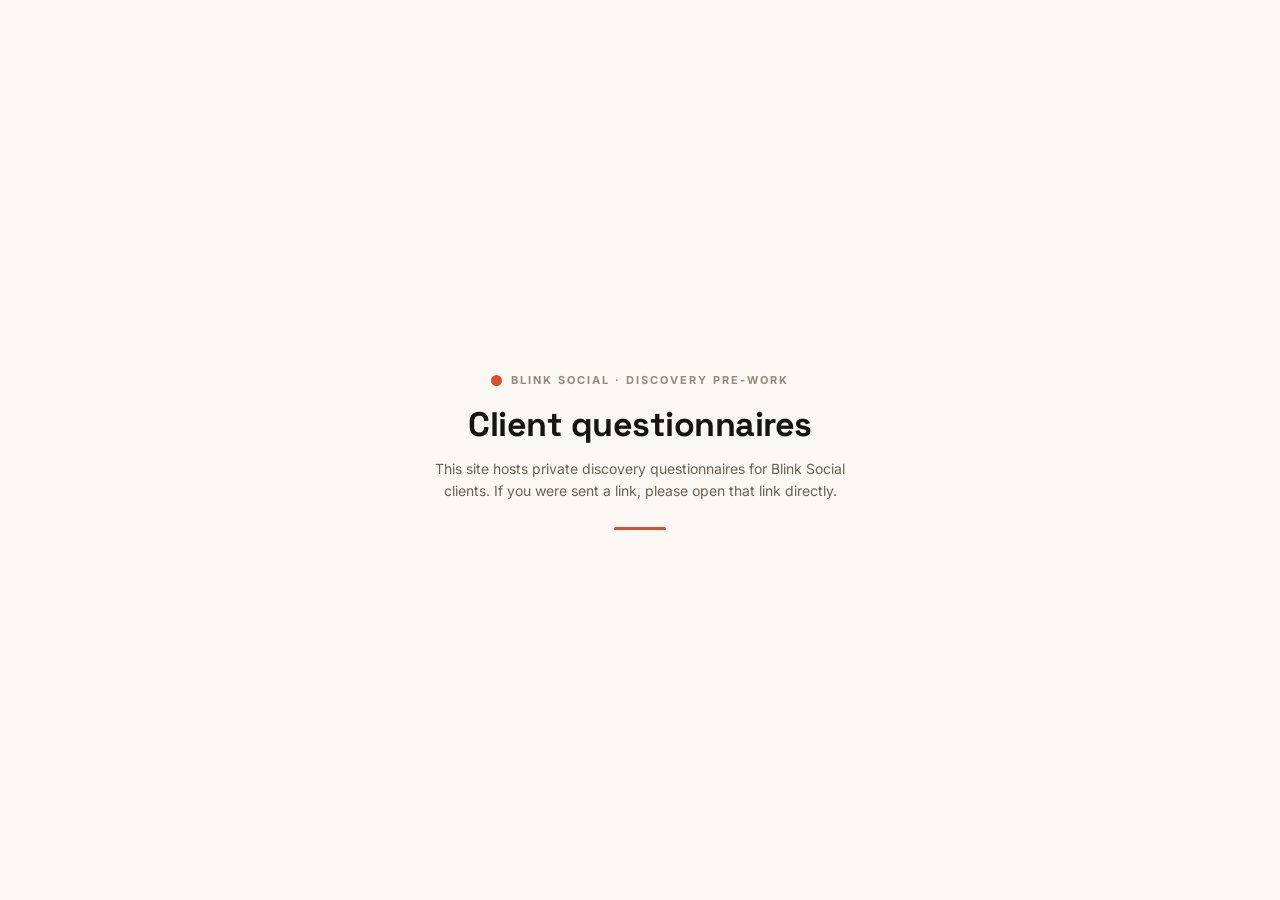
<file: index.html>
<!DOCTYPE html>
<html lang="en">
<head>
<meta charset="utf-8">
<meta name="viewport" content="width=device-width, initial-scale=1">
<title>Blink Social — Discovery Pre-Work</title>
<link rel="preconnect" href="https://fonts.googleapis.com">
<link rel="preconnect" href="https://fonts.gstatic.com" crossorigin>
<link rel="stylesheet" href="https://fonts.googleapis.com/css2?family=Inter:wght@400;500;600;700&family=Space+Grotesk:wght@400;500;700&display=swap">
<style>
  * { box-sizing: border-box; }
  body { margin:0; min-height:100vh; display:flex; align-items:center; justify-content:center;
    background:#FBF8F4; color:#17130F; font-family:'Inter',sans-serif; padding:32px; }
  .card { max-width:440px; text-align:center; }
  .kicker { display:inline-flex; align-items:center; gap:9px; font:700 11px/1 'Inter',sans-serif;
    letter-spacing:.18em; text-transform:uppercase; color:#94897C; margin-bottom:20px; }
  .dot { width:11px; height:11px; border-radius:50%; background:#D85030; }
  h1 { font:700 34px/1.1 'Space Grotesk',sans-serif; letter-spacing:-0.015em; margin:0 0 14px; }
  p { font:400 14px/1.6 'Inter',sans-serif; color:#6B6055; margin:0; }
  .rule { width:52px; height:3px; background:#D85030; border-radius:2px; margin:24px auto 0; }
</style>
</head>
<body>
  <div class="card">
    <div class="kicker"><span class="dot"></span>Blink Social · Discovery Pre-Work</div>
    <h1>Client questionnaires</h1>
    <p>This site hosts private discovery questionnaires for Blink Social clients. If you were sent a link, please open that link directly.</p>
    <div class="rule"></div>
  </div>
</body>
</html>
</file>
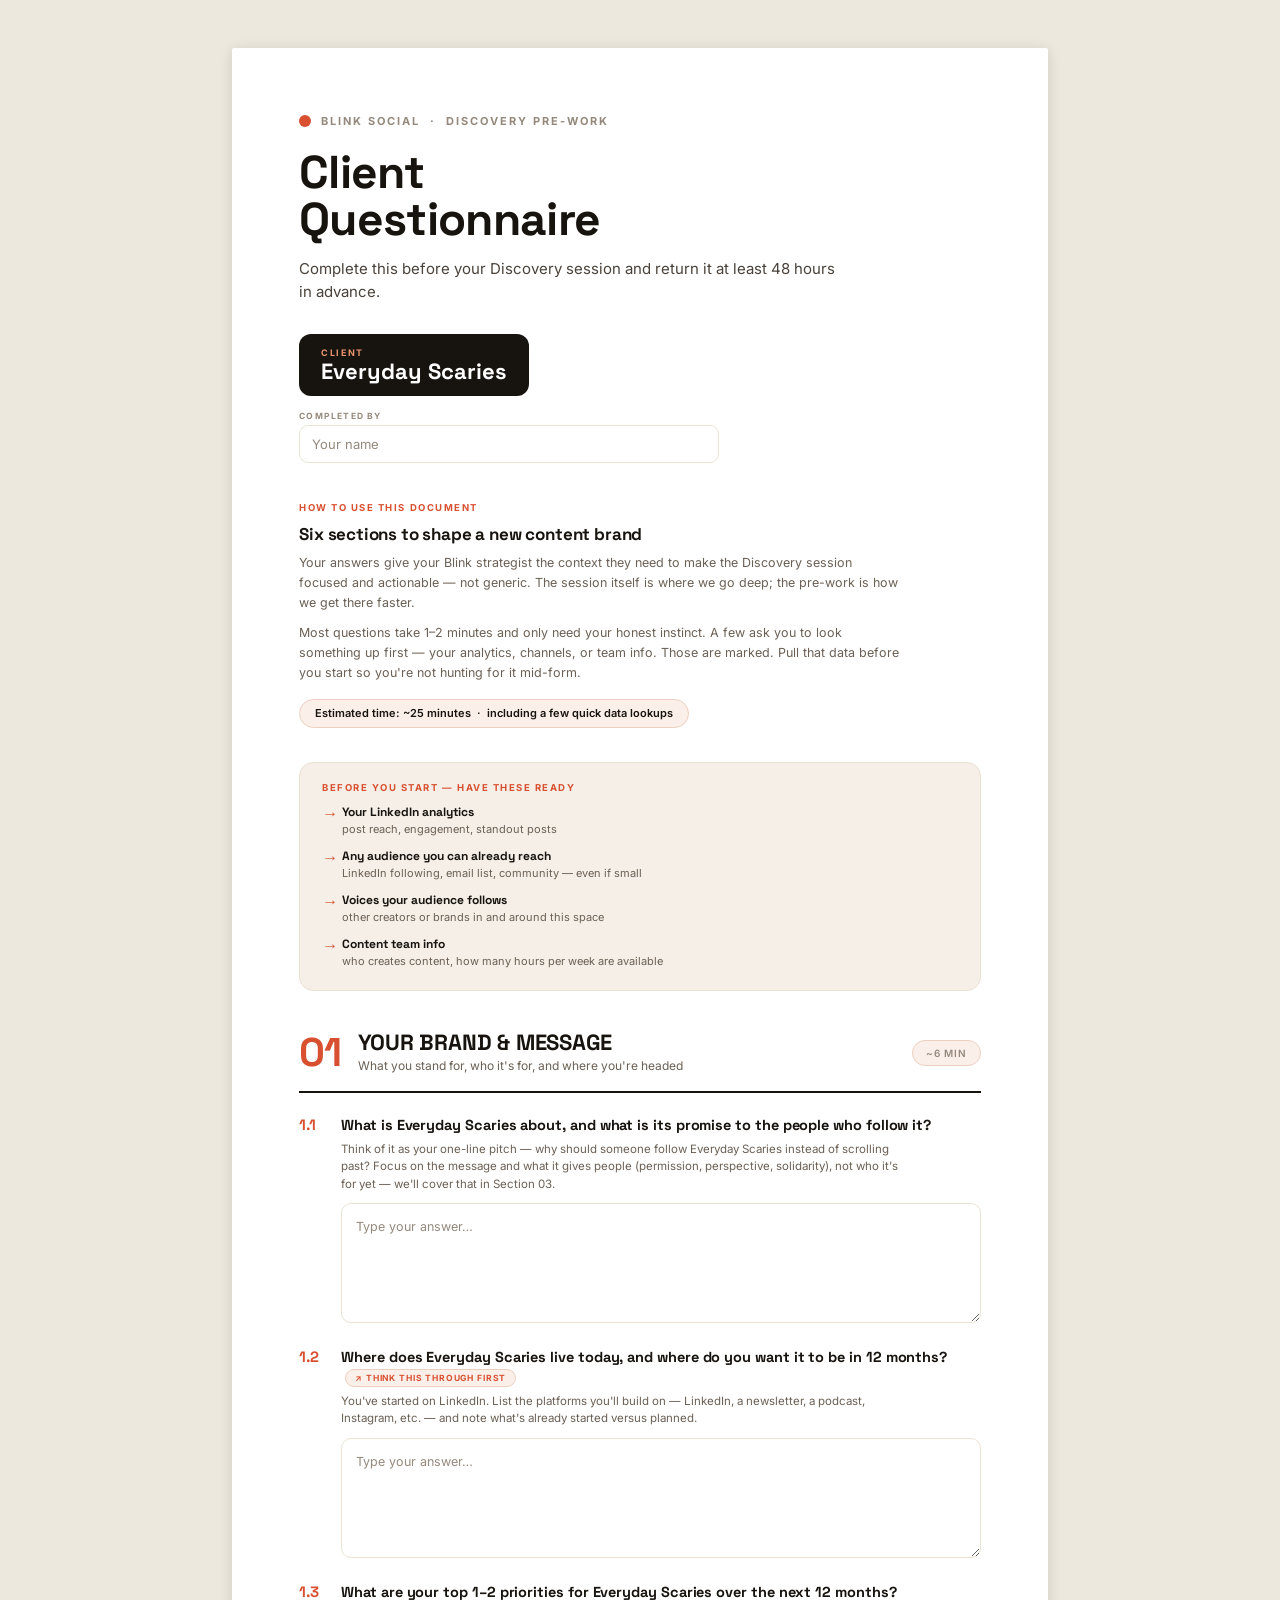
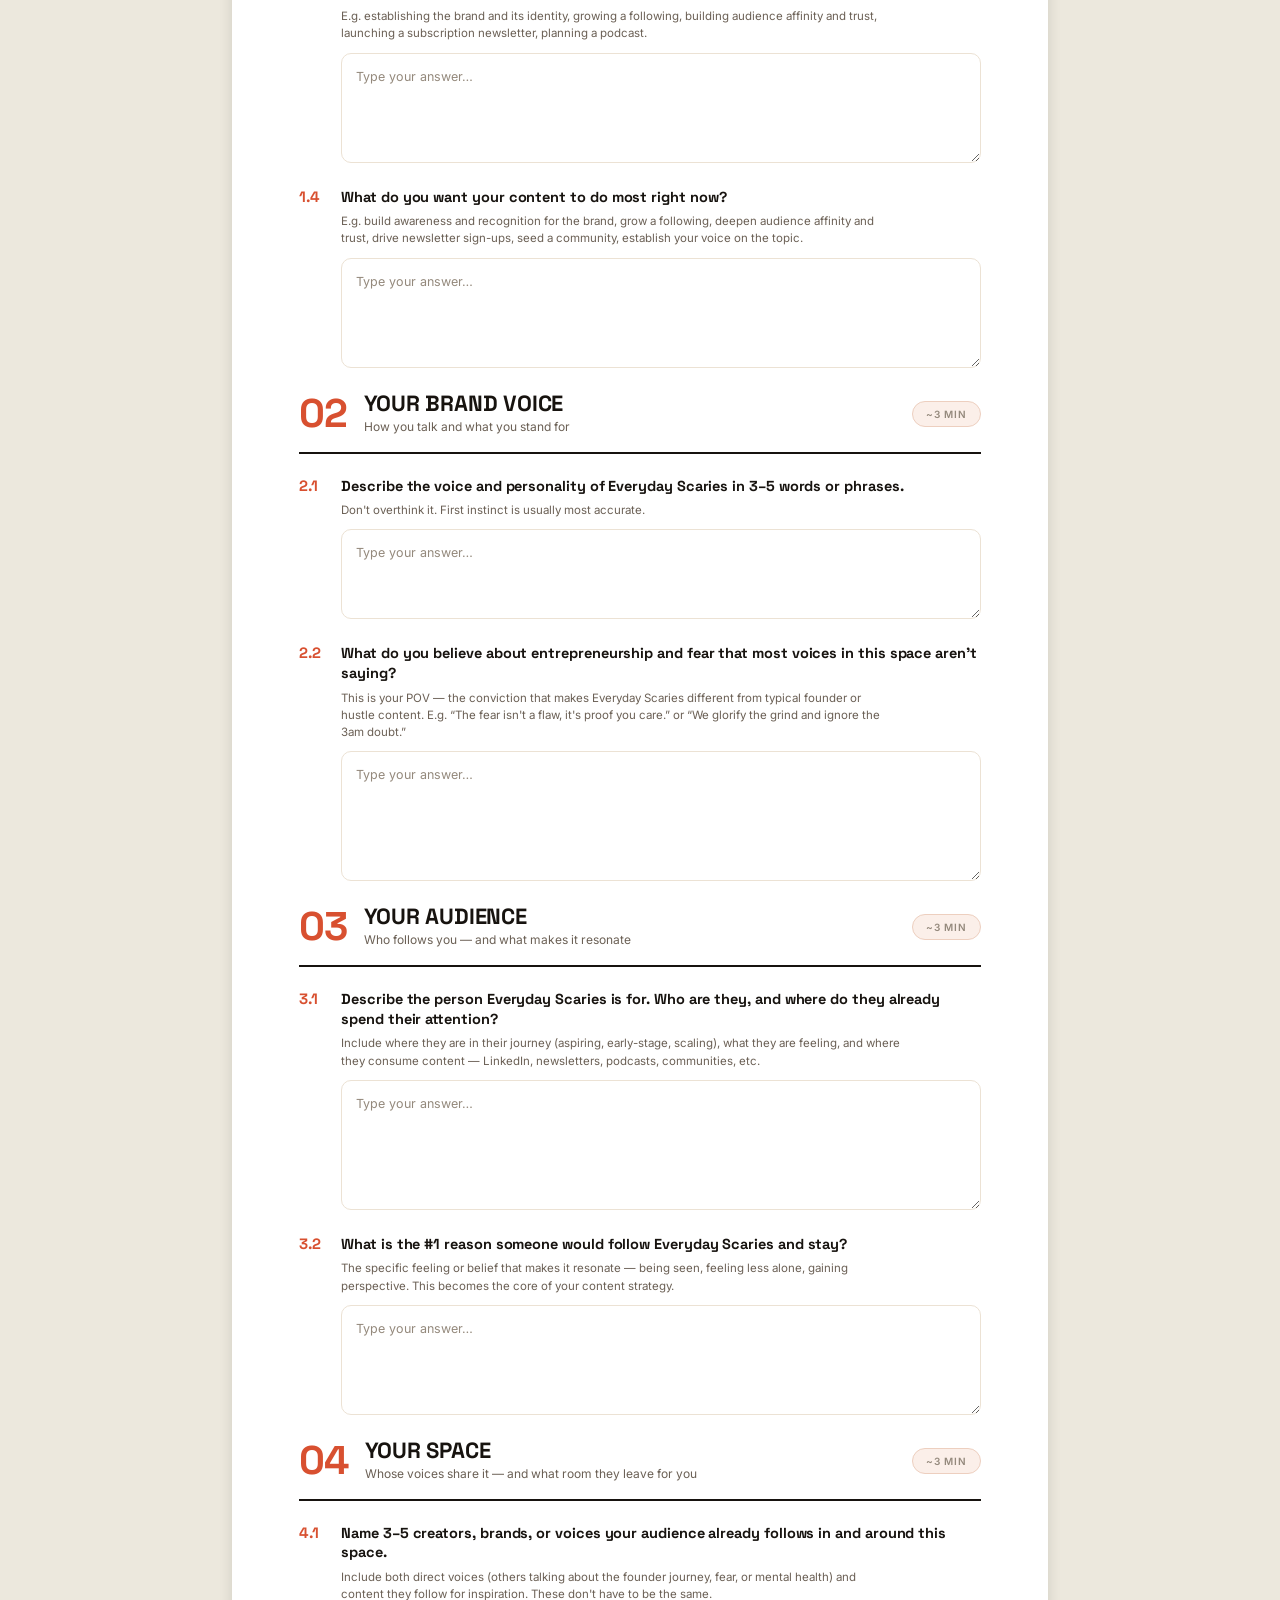
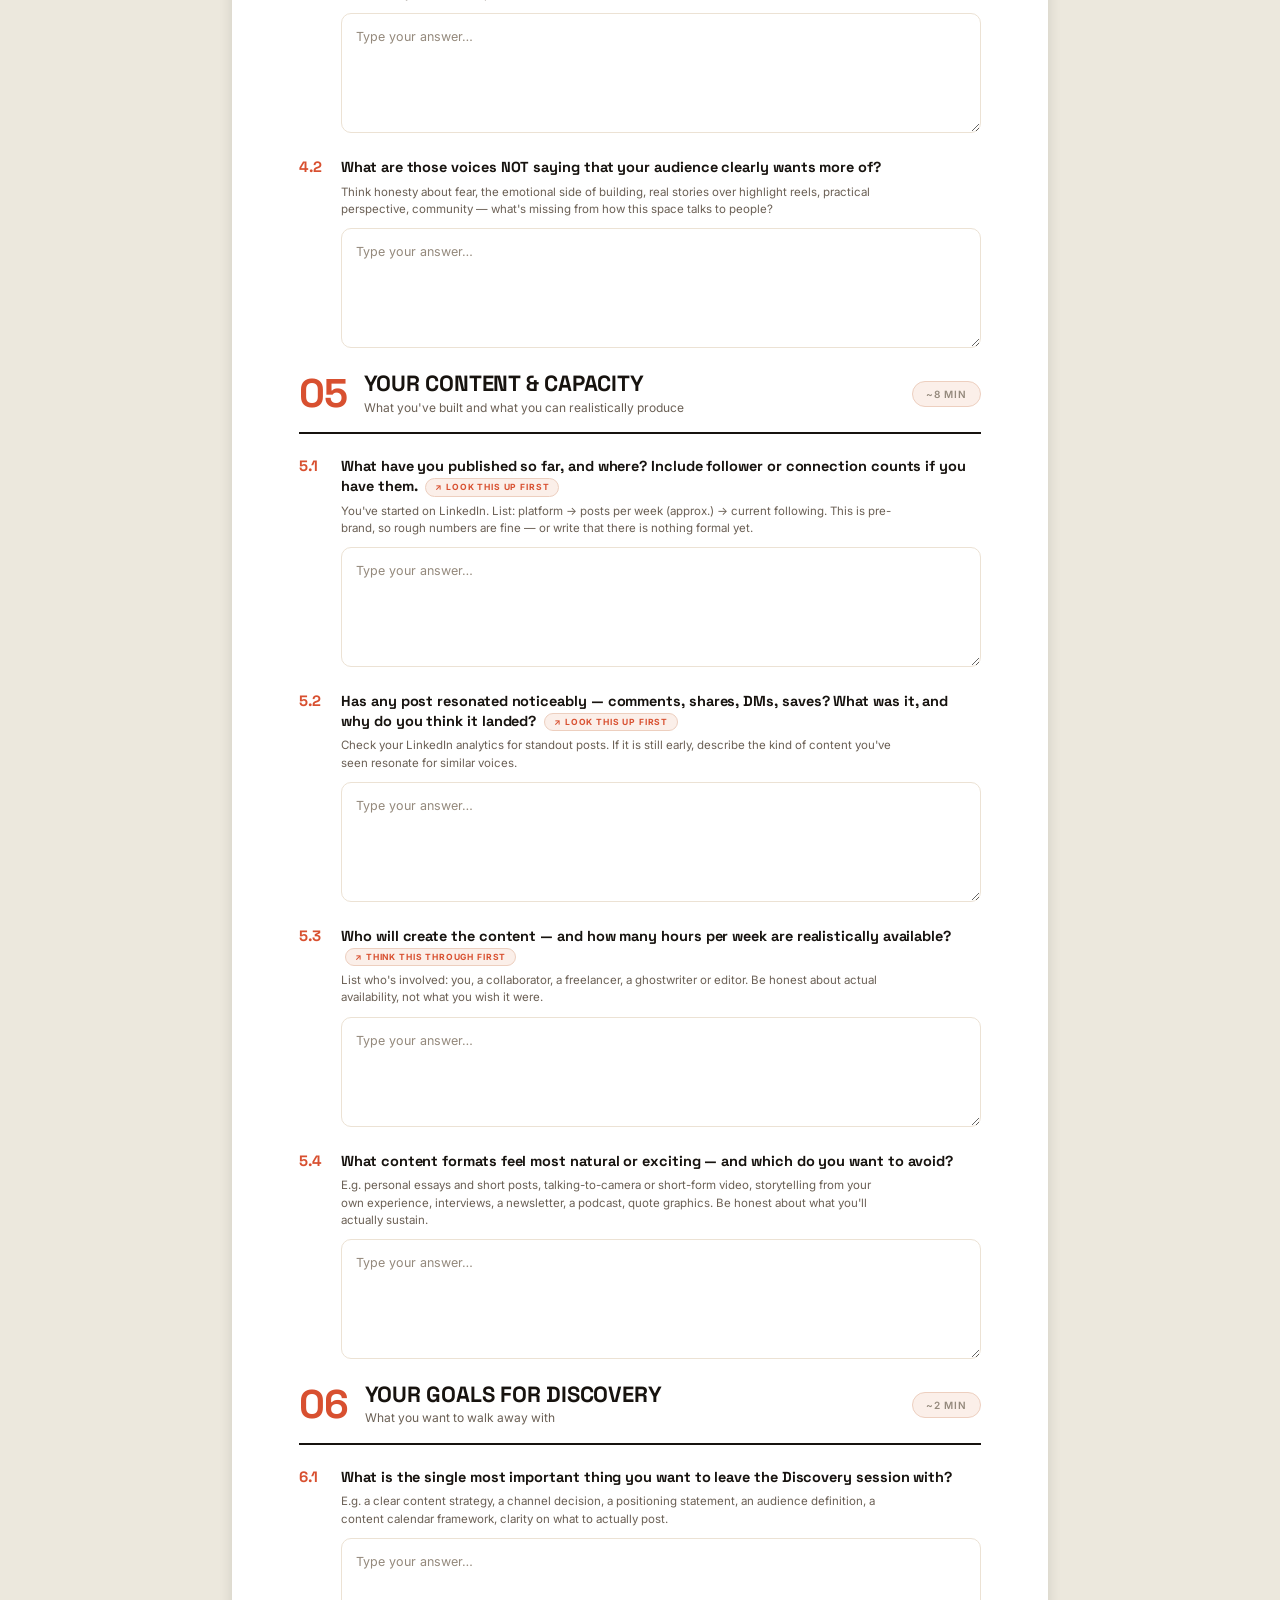
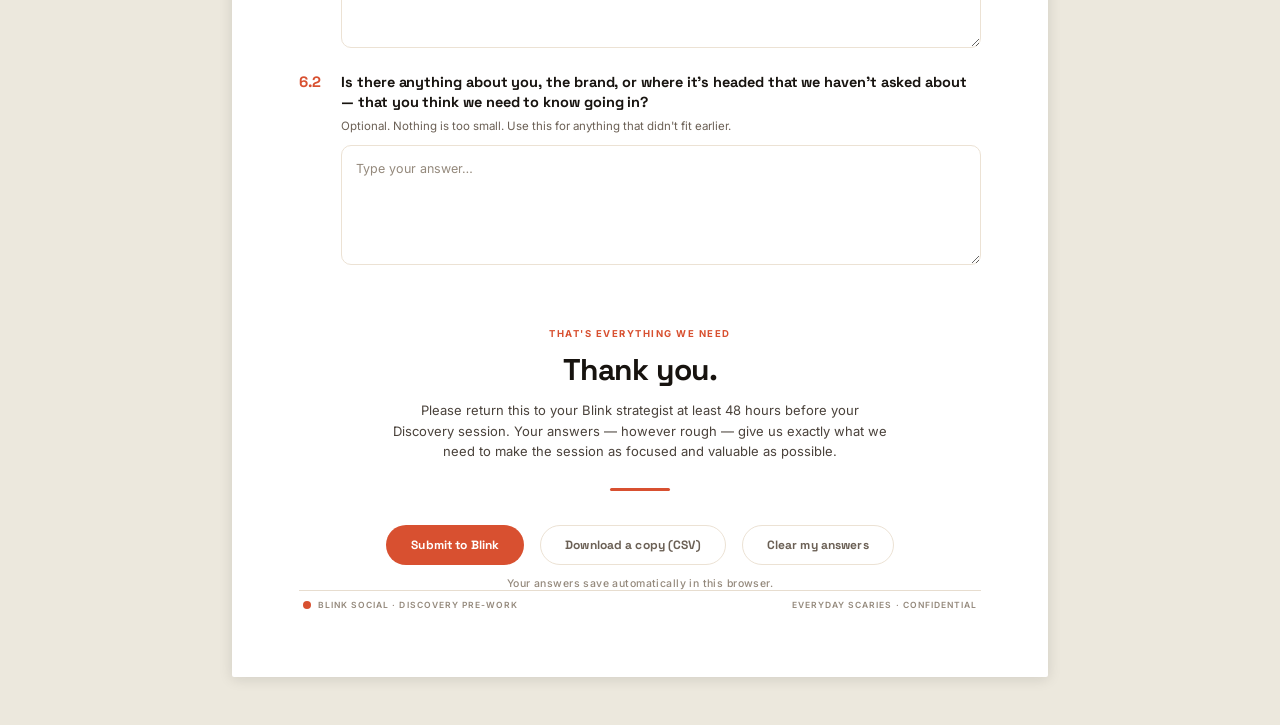
<file: everyday-scaries/index.html>
<!DOCTYPE html>
<html lang="en">
<head>
<meta charset="utf-8">
<meta name="viewport" content="width=device-width, initial-scale=1">
<title>Everyday Scaries — Discovery Pre-Work</title>
<link rel="preconnect" href="https://fonts.googleapis.com">
<link rel="preconnect" href="https://fonts.gstatic.com" crossorigin>
<link rel="stylesheet" href="https://fonts.googleapis.com/css2?family=Inter:wght@400;500;600;700&family=Space+Grotesk:wght@400;500;600;700&display=swap">
<style>
/* ===== Blink Social design tokens (inlined) ===== */

/* --- colors.css --- */
:root {
  /* ---- Brand accent ---- */
  --coral: #D85030;          /* primary accent (cream theme) */
  --coral-press: #B23F23;    /* hover / press */
  --coral-dark: #E86B45;     /* accent on dark surfaces */
  --coral-lift: #F0865F;     /* lighter accent on dark (icons, ring) */
  --coral-eyebrow: #E8946F;  /* eyebrow label on dark */

  /* ---- Cream (light) theme ---- */
  --paper: #FBF8F4;          /* page background */
  --ink: #17130F;            /* primary text + dark inset surfaces */
  --ink-body: #4A423B;       /* lede / intro body */
  --ink-muted: #6B6055;      /* secondary body copy */
  --ink-subtle: #8A7E70;     /* italic captions, tertiary */
  --ink-faint: #94897C;      /* uppercase micro-labels */
  --ink-faint-2: #9A8C7D;    /* chip sublabels */

  /* ---- Cream surfaces & lines ---- */
  --surface: #F5EFE7;        /* inset station / step cards */
  --surface-border: #ECE2D4;
  --tint: #FBEFE9;           /* callout band fill */
  --tint-border: #EDCFBF;
  --chip-border: #EFD9CE;    /* white chip on tint */
  --hairline: #E7DDCF;       /* dividers, rules */
  --peach-numeral: #E0C3B4;  /* oversized step numerals */
  --peach-on-coral: #FBD7C9; /* light text on coral fill */
  --peach-on-coral-2: #FCE7DF;
  --white: #ffffff;

  /* ---- Dark theme ---- */
  --paper-dark: #17130F;
  --ink-on-dark: #ffffff;
  --body-on-dark: #B8AC9E;
  --muted-on-dark: #A99E90;
  --faint-on-dark: #857A6C;
  --line-on-dark: rgba(255,255,255,0.12);
  --surface-on-dark: rgba(255,255,255,0.05);
  --surface-border-on-dark: rgba(255,255,255,0.10);
  --tint-on-dark: rgba(240,134,95,0.09);
  --tint-border-on-dark: rgba(240,134,95,0.38);

  /* ---- Semantic aliases ---- */
  --text-strong: var(--ink);
  --text-body: var(--ink-muted);
  --text-lede: var(--ink-body);
  --text-caption: var(--ink-subtle);
  --text-label: var(--ink-faint);
  --accent: var(--coral);
  --accent-hover: var(--coral-press);
  --surface-card: var(--surface);
  --surface-callout: var(--tint);
  --border-hairline: var(--hairline);
}

/* --- typography.css --- */
:root {
  /* ---- Families ---- */
  --font-display: 'Space Grotesk', sans-serif; /* headings, wordmark, numerals, emphasis */
  --font-body: 'Inter', sans-serif;            /* running body copy */

  /* ---- Display / headings (Space Grotesk 700) ---- */
  --type-hero: 700 40px/1.04 var(--font-display);      /* centered hero H1 */
  --type-hero-rail: 700 37px/1.04 var(--font-display); /* narrower-column hero */
  --type-hero-tracking: -0.015em;
  --type-section: 700 17px/1.1 var(--font-display);    /* band / section H3 */
  --type-step-title: 700 16.5px/1.15 var(--font-display);
  --type-section-tracking: -0.01em;
  --type-numeral: 700 22px/1 var(--font-display);      /* oversized 01 / 02 */
  --type-wordmark: 700 20px/1 var(--font-display);     /* BLINK SOCIAL */
  --type-wordmark-tracking: 0.14em;

  /* ---- Emphasis line (Space Grotesk 500) ---- */
  --type-kicker: 500 15.5px/1.45 var(--font-display);

  /* ---- Body (Inter) ---- */
  --type-lede: 400 13px/1.55 var(--font-body);   /* intro paragraph */
  --type-body: 400 12.5px/1.5 var(--font-body);  /* standard body */
  --type-body-sm: 400 11.5px/1.48 var(--font-body);
  --type-micro: 400 9.5px/1.35 var(--font-body); /* diagram captions */

  /* ---- Labels (uppercase, tracked) ---- */
  --type-eyebrow: 700 9.5px/1 var(--font-body);
  --type-eyebrow-tracking: 0.14em;
  --type-tagline: 600 10.5px/1 var(--font-body); /* header tagline */
  --type-tagline-tracking: 0.18em;
}

/* --- spacing.css --- */
:root {
  /* ---- Page geometry (US Letter @ 96dpi) ---- */
  --page-w: 816px;
  --page-h: 1056px;
  --page-pad-x: 56px;
  --page-pad-top: 38px;
  --page-pad-bottom: 24px;

  /* ---- Vertical rhythm between page blocks ---- */
  --gap-block: 18px;   /* default space above a new block */
  --gap-block-sm: 8px; /* tightened rhythm when fitting one page */
  --gap-hero: 20px;    /* space below header before hero */

  /* ---- Intra-component spacing ---- */
  --gap-icon-text: 9px;  /* icon → label in a row */
  --gap-columns: 26px;   /* between the 01 / 02 columns */
  --gap-chips: 9px;      /* between callout chips */

  /* ---- Component padding ---- */
  --pad-card: 12px;      /* inset station / chip cards */
  --pad-band: 15px 20px; /* callout band */
}

/* --- effects.css --- */
:root {
  /* ---- Corner radii ---- */
  --radius-card: 10px;   /* station / chip cards */
  --radius-band: 14px;   /* callout band */
  --radius-core: 16px;   /* hub-orbit centre tile */
  --radius-pill: 999px;  /* option badges, wordmark dot */

  /* ---- Borders ---- */
  --border-hair: 1px solid var(--hairline);
  --border-core: 2px solid var(--coral);

  /* ---- Shadows ---- */
  --shadow-sheet: 0 30px 70px -30px rgba(0,0,0,0.30);       /* the page sheet (screen only) */
  --shadow-band: 0 14px 30px -20px rgba(216,80,48,0.55);    /* coral-tinted callout band */
  --shadow-core: 0 16px 34px -14px rgba(23,19,15,0.55);     /* dark hub-orbit centre */
  --shadow-core-dark: 0 16px 34px -12px rgba(232,107,69,0.60);

  /* ---- Diagram ---- */
  --orbit-dash: 2 7;                 /* dashed ellipse stroke-dasharray */
  --orbit-ring: #DFC0AF;             /* dashed ring, cream */
  --orbit-ring-dark: rgba(240,134,95,0.40);
  --orbit-spoke: #E3D8C9;            /* hub → station line, cream */
  --orbit-spoke-dark: rgba(255,255,255,0.12);
}


/* ===== Page / form styles ===== */
doc-page:not(:defined){visibility:hidden}
  * { box-sizing: border-box; -webkit-print-color-adjust: exact; print-color-adjust: exact; }
  body { margin:0; font-family: var(--font-body); color: var(--ink); }
  doc-page { color: var(--ink); }

  h1,h2,h3 { margin:0; }
  p { margin:0; }

  /* running footer */
  .foot { display:flex; align-items:center; justify-content:space-between;
    font: 600 8.5px/1 var(--font-body); letter-spacing:.12em; text-transform:uppercase;
    color: var(--ink-faint); padding: 10px 4px 0; border-top:1px solid var(--hairline); }
  .foot .dot { width:8px;height:8px;border-radius:50%;background:var(--coral);display:inline-block;margin-right:7px;vertical-align:middle;}

  /* ---------- COVER ---------- */
  .cover-kicker { display:flex; align-items:center; gap:10px; font: 700 11px/1 var(--font-body);
    letter-spacing:.18em; text-transform:uppercase; color:var(--ink-faint); }
  .cover-kicker .dot { width:12px;height:12px;border-radius:50%;background:var(--coral); }
  .cover-title { font: 700 46px/1.02 var(--font-display); letter-spacing:-0.015em; margin:22px 0 14px; }
  .cover-lede { font: 400 15px/1.55 var(--font-body); color:var(--ink-body); max-width:560px; }
  .client-tag { display:inline-flex; flex-direction:column; gap:3px; margin-top:30px;
    background:var(--ink); color:#fff; border-radius:12px; padding:14px 22px; }
  .client-tag .cl-lbl { font:700 9px/1 var(--font-body); letter-spacing:.18em; text-transform:uppercase; color:var(--coral-eyebrow); }
  .client-tag .cl-name { font:700 22px/1 var(--font-display); }

  .block-label { font:700 9.5px/1 var(--font-body); letter-spacing:.16em; text-transform:uppercase; color:var(--coral); margin-bottom:12px; }
  .howto { margin-top:40px; }
  .howto h2 { font: var(--type-section); letter-spacing:var(--type-section-tracking); margin-bottom:10px; }
  .howto p { font: 400 12.5px/1.6 var(--font-body); color:var(--ink-muted); margin-bottom:10px; max-width:600px; }
  .esttime { display:inline-block; margin-top:6px; font:600 11px/1 var(--font-body); color:var(--ink);
    background:var(--tint); border:1px solid var(--tint-border); border-radius:999px; padding:8px 15px; }

  /* ready + toc */
  .ready { margin-top:34px; margin-bottom:40px; background:var(--surface); border:1px solid var(--surface-border); border-radius:14px; padding:20px 22px; }
  .ready ul { list-style:none; margin:12px 0 0; padding:0; display:flex; flex-direction:column; gap:11px; }
  .ready li { display:flex; flex-direction:column; gap:2px; padding-left:20px; position:relative; }
  .ready li::before { content:"→"; position:absolute; left:0; top:0; color:var(--coral); font-weight:700; }
  .ready .ri-a { font:700 12px/1.3 var(--font-display); color:var(--ink); }
  .ready .ri-b { font:400 11px/1.4 var(--font-body); color:var(--ink-muted); }

  .toc { margin-top:26px; }
  .toc h2 { font:700 9.5px/1 var(--font-body); letter-spacing:.16em; text-transform:uppercase; color:var(--coral); margin-bottom:12px; }
  .tocrow { display:flex; align-items:center; gap:16px; padding:11px 4px; border-bottom:1px solid var(--hairline); }
  .tocrow:first-of-type { border-top:1px solid var(--hairline); }
  .tocnum { font:700 15px/1 var(--font-display); color:var(--peach-numeral); width:26px; }
  .toctitle { flex:1; font:700 14px/1 var(--font-display); color:var(--ink); }
  .toctime { font:600 10px/1 var(--font-body); letter-spacing:.06em; text-transform:uppercase; color:var(--ink-faint); }

  /* ---------- SECTIONS ---------- */
  .sec { break-before: page; }
  .secband { display:flex; align-items:center; gap:16px; padding-bottom:16px; margin-bottom:22px; border-bottom:2px solid var(--ink); break-after: avoid; }
  .secnum { font:700 40px/1 var(--font-display); color:var(--coral); letter-spacing:-0.02em; }
  .secmeta { flex:1; }
  .sectitle { font:700 22px/1.05 var(--font-display); letter-spacing:-0.01em; text-transform:uppercase; }
  .secsub { font:400 12px/1.4 var(--font-body); color:var(--ink-muted); margin-top:4px; }
  .sectime { font:600 10px/1 var(--font-body); letter-spacing:.08em; text-transform:uppercase; color:var(--ink-faint);
    background:var(--tint); border:1px solid var(--tint-border); border-radius:999px; padding:7px 13px; white-space:nowrap; }

  .q { break-inside: avoid; margin-bottom:24px; }
  .qhead { display:flex; gap:12px; align-items:baseline; }
  .qid { font:700 15px/1.3 var(--font-display); color:var(--coral); flex-shrink:0; width:30px; }
  .qtext { font:700 14.5px/1.35 var(--font-display); color:var(--ink); letter-spacing:-0.005em; }
  .qtag { display:inline-block; font:700 8.5px/1 var(--font-body); letter-spacing:.1em; text-transform:uppercase;
    color:var(--coral); background:var(--tint); border:1px solid var(--tint-border); border-radius:999px; padding:4px 9px; margin-left:4px; white-space:nowrap; vertical-align:middle; }
  .qhelp { font:400 11.5px/1.5 var(--font-body); color:var(--ink-muted); margin:6px 0 10px 42px; max-width:560px; }
  .answer { display:block; width:calc(100% - 42px); margin-left:42px; background:#fff;
    border:1px solid var(--surface-border); border-radius:10px; padding:12px 14px;
    font: 400 12.5px/1.7 var(--font-body); color:var(--ink); resize:vertical; }
  .answer::placeholder { color:var(--ink-faint); }
  .answer:focus { outline:none; border-color:var(--coral); box-shadow:0 0 0 3px rgba(216,80,48,0.14); }

  .coverfields { display:flex; gap:14px; margin-top:16px; max-width:420px; }
  .cf { flex:1; display:flex; flex-direction:column; gap:5px; }
  .cf span { font:700 8.5px/1 var(--font-body); letter-spacing:.14em; text-transform:uppercase; color:var(--ink-faint); }
  .cf input { font: 400 13px/1 var(--font-body); color:var(--ink); background:#fff;
    border:1px solid var(--surface-border); border-radius:9px; padding:10px 12px; }
  .cf input::placeholder { color:var(--ink-faint); }
  .cf input:focus { outline:none; border-color:var(--coral); box-shadow:0 0 0 3px rgba(216,80,48,0.14); }

  /* ---------- CLOSING ---------- */
  .closing { break-before: page; text-align:center; padding-top:40px; }
  .closing .ok { font:700 9.5px/1 var(--font-body); letter-spacing:.16em; text-transform:uppercase; color:var(--coral); margin-bottom:14px; }
  .closing h2 { font:700 30px/1.1 var(--font-display); letter-spacing:-0.015em; max-width:560px; margin:0 auto 14px; }
  .closing p { font:400 13px/1.6 var(--font-body); color:var(--ink-body); max-width:500px; margin:0 auto; }
  .closing .rule { width:60px; height:3px; background:var(--coral); border-radius:2px; margin:26px auto 0; }

  /* action bar */
  .actionbar { display:flex; align-items:center; justify-content:center; gap:16px; margin-top:34px; }
  .btn { font:700 12px/1 var(--font-display); letter-spacing:.01em; border-radius:999px; padding:13px 24px; cursor:pointer; border:1px solid transparent; }
  .btn-primary { background:var(--coral); color:#fff; }
  .btn-primary:hover { background:var(--coral-press); }
  .btn-ghost { background:transparent; color:var(--ink-muted); border-color:var(--surface-border); }
  .btn-ghost:hover { color:var(--ink); border-color:var(--ink-faint); }
  .savenote { text-align:center; margin-top:14px; font:500 10.5px/1 var(--font-body); letter-spacing:.04em; color:var(--ink-faint); }
  .savenote b { color:var(--coral); font-weight:700; }
  @media print { .actionbar, .savenote { display:none !important; } }

</style>
</head>
<body>
<doc-page size="letter" orientation="portrait" margin="0.7in">

  <div slot="footer" class="foot">
    <span><span class="dot"></span>Blink Social · Discovery Pre-Work</span>
    <span>Everyday Scaries · Confidential</span>
  </div>

  <form autocomplete="off">
  <!-- COVER -->
  <div class="cover-kicker"><span class="dot"></span>BLINK SOCIAL &nbsp;·&nbsp; DISCOVERY PRE-WORK</div>
  <h1 class="cover-title">Client<br>Questionnaire</h1>
  <p class="cover-lede">Complete this before your Discovery session and return it at least 48 hours in advance.</p>
  <div class="client-tag"><span class="cl-lbl">Client</span><span class="cl-name">Everyday Scaries</span></div>
  <div class="coverfields">
    <label class="cf"><span>Completed by</span><input type="text" name="completed_by" placeholder="Your name"></label>
  </div>

  <div class="howto">
    <div class="block-label">How to use this document</div>
    <h2>Six sections to shape a new content brand</h2>
    <p>Your answers give your Blink strategist the context they need to make the Discovery session focused and actionable — not generic. The session itself is where we go deep; the pre-work is how we get there faster.</p>
    <p>Most questions take 1–2 minutes and only need your honest instinct. A few ask you to look something up first — your analytics, channels, or team info. Those are marked. Pull that data before you start so you're not hunting for it mid-form.</p>
    <span class="esttime">Estimated time: ~25 minutes &nbsp;·&nbsp; including a few quick data lookups</span>
  </div>

  <div class="ready">
    <div class="block-label" style="margin-bottom:0">Before you start — have these ready</div>
    <ul>
          <li><span class="ri-a">Your LinkedIn analytics</span><span class="ri-b">post reach, engagement, standout posts</span></li>
          <li><span class="ri-a">Any audience you can already reach</span><span class="ri-b">LinkedIn following, email list, community — even if small</span></li>
          <li><span class="ri-a">Voices your audience follows</span><span class="ri-b">other creators or brands in and around this space</span></li>
          <li><span class="ri-a">Content team info</span><span class="ri-b">who creates content, how many hours per week are available</span></li>
    </ul>
  </div>

  <!-- SECTIONS -->

      <section class="sec">
        <div class="secband">
          <div class="secnum">01</div>
          <div class="secmeta">
            <div class="sectitle">Your Brand &amp; Message</div>
            <div class="secsub">What you stand for, who it's for, and where you're headed</div>
          </div>
          <div class="sectime">~6 min</div>
        </div>

        <div class="q">
          <div class="qhead"><span class="qid">1.1</span><span class="qtext">What is Everyday Scaries about, and what is its promise to the people who follow it?</span></div>
          <p class="qhelp">Think of it as your one-line pitch — why should someone follow Everyday Scaries instead of scrolling past? Focus on the message and what it gives people (permission, perspective, solidarity), not who it's for yet — we'll cover that in Section 03.</p>
          <textarea class="answer" name="q1_1" style="min-height:120px" placeholder="Type your answer…"></textarea>
        </div>
        <div class="q">
          <div class="qhead"><span class="qid">1.2</span><span class="qtext">Where does Everyday Scaries live today, and where do you want it to be in 12 months? <span class="qtag">↗ Think this through first</span></span></div>
          <p class="qhelp">You've started on LinkedIn. List the platforms you'll build on — LinkedIn, a newsletter, a podcast, Instagram, etc. — and note what's already started versus planned.</p>
          <textarea class="answer" name="q1_2" style="min-height:120px" placeholder="Type your answer…"></textarea>
        </div>
        <div class="q">
          <div class="qhead"><span class="qid">1.3</span><span class="qtext">What are your top 1–2 priorities for Everyday Scaries over the next 12 months?</span></div>
          <p class="qhelp">E.g. establishing the brand and its identity, growing a following, building audience affinity and trust, launching a subscription newsletter, planning a podcast.</p>
          <textarea class="answer" name="q1_3" style="min-height:110px" placeholder="Type your answer…"></textarea>
        </div>
        <div class="q">
          <div class="qhead"><span class="qid">1.4</span><span class="qtext">What do you want your content to do most right now?</span></div>
          <p class="qhelp">E.g. build awareness and recognition for the brand, grow a following, deepen audience affinity and trust, drive newsletter sign-ups, seed a community, establish your voice on the topic.</p>
          <textarea class="answer" name="q1_4" style="min-height:110px" placeholder="Type your answer…"></textarea>
        </div>
      </section>
      <section class="sec">
        <div class="secband">
          <div class="secnum">02</div>
          <div class="secmeta">
            <div class="sectitle">Your Brand Voice</div>
            <div class="secsub">How you talk and what you stand for</div>
          </div>
          <div class="sectime">~3 min</div>
        </div>

        <div class="q">
          <div class="qhead"><span class="qid">2.1</span><span class="qtext">Describe the voice and personality of Everyday Scaries in 3–5 words or phrases.</span></div>
          <p class="qhelp">Don't overthink it. First instinct is usually most accurate.</p>
          <textarea class="answer" name="q2_1" style="min-height:90px" placeholder="Type your answer…"></textarea>
        </div>
        <div class="q">
          <div class="qhead"><span class="qid">2.2</span><span class="qtext">What do you believe about entrepreneurship and fear that most voices in this space aren't saying?</span></div>
          <p class="qhelp">This is your POV — the conviction that makes Everyday Scaries different from typical founder or hustle content. E.g. “The fear isn't a flaw, it's proof you care.” or “We glorify the grind and ignore the 3am doubt.”</p>
          <textarea class="answer" name="q2_2" style="min-height:130px" placeholder="Type your answer…"></textarea>
        </div>
      </section>
      <section class="sec">
        <div class="secband">
          <div class="secnum">03</div>
          <div class="secmeta">
            <div class="sectitle">Your Audience</div>
            <div class="secsub">Who follows you — and what makes it resonate</div>
          </div>
          <div class="sectime">~3 min</div>
        </div>

        <div class="q">
          <div class="qhead"><span class="qid">3.1</span><span class="qtext">Describe the person Everyday Scaries is for. Who are they, and where do they already spend their attention?</span></div>
          <p class="qhelp">Include where they are in their journey (aspiring, early-stage, scaling), what they are feeling, and where they consume content — LinkedIn, newsletters, podcasts, communities, etc.</p>
          <textarea class="answer" name="q3_1" style="min-height:130px" placeholder="Type your answer…"></textarea>
        </div>
        <div class="q">
          <div class="qhead"><span class="qid">3.2</span><span class="qtext">What is the #1 reason someone would follow Everyday Scaries and stay?</span></div>
          <p class="qhelp">The specific feeling or belief that makes it resonate — being seen, feeling less alone, gaining perspective. This becomes the core of your content strategy.</p>
          <textarea class="answer" name="q3_2" style="min-height:110px" placeholder="Type your answer…"></textarea>
        </div>
      </section>
      <section class="sec">
        <div class="secband">
          <div class="secnum">04</div>
          <div class="secmeta">
            <div class="sectitle">Your Space</div>
            <div class="secsub">Whose voices share it — and what room they leave for you</div>
          </div>
          <div class="sectime">~3 min</div>
        </div>

        <div class="q">
          <div class="qhead"><span class="qid">4.1</span><span class="qtext">Name 3–5 creators, brands, or voices your audience already follows in and around this space.</span></div>
          <p class="qhelp">Include both direct voices (others talking about the founder journey, fear, or mental health) and content they follow for inspiration. These don't have to be the same.</p>
          <textarea class="answer" name="q4_1" style="min-height:120px" placeholder="Type your answer…"></textarea>
        </div>
        <div class="q">
          <div class="qhead"><span class="qid">4.2</span><span class="qtext">What are those voices NOT saying that your audience clearly wants more of?</span></div>
          <p class="qhelp">Think honesty about fear, the emotional side of building, real stories over highlight reels, practical perspective, community — what's missing from how this space talks to people?</p>
          <textarea class="answer" name="q4_2" style="min-height:120px" placeholder="Type your answer…"></textarea>
        </div>
      </section>
      <section class="sec">
        <div class="secband">
          <div class="secnum">05</div>
          <div class="secmeta">
            <div class="sectitle">Your Content &amp; Capacity</div>
            <div class="secsub">What you've built and what you can realistically produce</div>
          </div>
          <div class="sectime">~8 min</div>
        </div>

        <div class="q">
          <div class="qhead"><span class="qid">5.1</span><span class="qtext">What have you published so far, and where? Include follower or connection counts if you have them. <span class="qtag">↗ Look this up first</span></span></div>
          <p class="qhelp">You've started on LinkedIn. List: platform → posts per week (approx.) → current following. This is pre-brand, so rough numbers are fine — or write that there is nothing formal yet.</p>
          <textarea class="answer" name="q5_1" style="min-height:120px" placeholder="Type your answer…"></textarea>
        </div>
        <div class="q">
          <div class="qhead"><span class="qid">5.2</span><span class="qtext">Has any post resonated noticeably — comments, shares, DMs, saves? What was it, and why do you think it landed? <span class="qtag">↗ Look this up first</span></span></div>
          <p class="qhelp">Check your LinkedIn analytics for standout posts. If it is still early, describe the kind of content you've seen resonate for similar voices.</p>
          <textarea class="answer" name="q5_2" style="min-height:120px" placeholder="Type your answer…"></textarea>
        </div>
        <div class="q">
          <div class="qhead"><span class="qid">5.3</span><span class="qtext">Who will create the content — and how many hours per week are realistically available? <span class="qtag">↗ Think this through first</span></span></div>
          <p class="qhelp">List who's involved: you, a collaborator, a freelancer, a ghostwriter or editor. Be honest about actual availability, not what you wish it were.</p>
          <textarea class="answer" name="q5_3" style="min-height:110px" placeholder="Type your answer…"></textarea>
        </div>
        <div class="q">
          <div class="qhead"><span class="qid">5.4</span><span class="qtext">What content formats feel most natural or exciting — and which do you want to avoid?</span></div>
          <p class="qhelp">E.g. personal essays and short posts, talking-to-camera or short-form video, storytelling from your own experience, interviews, a newsletter, a podcast, quote graphics. Be honest about what you'll actually sustain.</p>
          <textarea class="answer" name="q5_4" style="min-height:120px" placeholder="Type your answer…"></textarea>
        </div>
      </section>
      <section class="sec">
        <div class="secband">
          <div class="secnum">06</div>
          <div class="secmeta">
            <div class="sectitle">Your Goals for Discovery</div>
            <div class="secsub">What you want to walk away with</div>
          </div>
          <div class="sectime">~2 min</div>
        </div>

        <div class="q">
          <div class="qhead"><span class="qid">6.1</span><span class="qtext">What is the single most important thing you want to leave the Discovery session with?</span></div>
          <p class="qhelp">E.g. a clear content strategy, a channel decision, a positioning statement, an audience definition, a content calendar framework, clarity on what to actually post.</p>
          <textarea class="answer" name="q6_1" style="min-height:110px" placeholder="Type your answer…"></textarea>
        </div>
        <div class="q">
          <div class="qhead"><span class="qid">6.2</span><span class="qtext">Is there anything about you, the brand, or where it's headed that we haven't asked about — that you think we need to know going in?</span></div>
          <p class="qhelp">Optional. Nothing is too small. Use this for anything that didn't fit earlier.</p>
          <textarea class="answer" name="q6_2" style="min-height:120px" placeholder="Type your answer…"></textarea>
        </div>
      </section>

  <!-- CLOSING -->
  <div class="closing">
    <div class="ok">That's everything we need</div>
    <h2>Thank you.</h2>
    <p>Please return this to your Blink strategist at least 48 hours before your Discovery session. Your answers — however rough — give us exactly what we need to make the session as focused and valuable as possible.</p>
    <div class="rule"></div>
    <div class="actionbar">
      <button type="button" class="btn btn-primary" id="submitBtn">Submit to Blink</button>
      <button type="button" class="btn btn-ghost" id="downloadBtn">Download a copy (CSV)</button>
      <button type="button" class="btn btn-ghost" id="clearBtn">Clear my answers</button>
    </div>
    <div class="savenote" id="saveNote">Your answers save automatically in this browser.</div>
  </div>

  </form>
</doc-page>
<script>
// @ds-adherence-ignore -- omelette starter scaffold (raw elements/hex/px by design)
// Copied omelette starter. Re-running copy_starter_component with this kind overwrites this file with the latest version (page content is unaffected).
/* BEGIN USAGE */
/**
 * <doc-page> — paged-document shell for printable HTML.
 *
 * On screen the document renders as a single continuous sheet on a desk
 * background (Google Docs' pageless view): you scroll one tall page card.
 * There is no manual page-splitting — write the whole document as normal
 * flow inside <doc-page> and the browser's print engine paginates it at
 * export.
 *
 * At print the component injects `@page { size: …; margin: 0 }` (which
 * leaves Chrome no margin box to draw its date/URL/page-count header in)
 * and moves the visual margin onto the sheet's own padding, so the printed
 * page has the same inset you see on screen. Standard break-hygiene rules
 * (`break-inside: avoid` on figures, code blocks, images and table rows;
 * `orphans/widows: 3`) are applied so paragraphs and groups split cleanly.
 * On screen and at print, headings default to `text-wrap: balance` and
 * body text (p, li, blockquote, figcaption) to `text-wrap: pretty`, so
 * the document avoids widowed/orphaned words; the defaults have zero
 * specificity, so any text-wrap you declare on those elements wins.
 * The component also marks the document as owning its print CSS (a
 * `meta[name="omelette-owns-print"]` it injects at runtime), so the
 * PDF export never injects page-geometry CSS of its own on top.
 *
 * Usage:
 *   <style>doc-page:not(:defined){visibility:hidden}</style>
 *   <doc-page size="letter" margin="0.75in">
 *     <h1>Title</h1>
 *     <p>…body…</p>
 *   </doc-page>
 *   <script src="doc-page.js"><\/script>
 *
 * Attributes:
 *   size    — letter | a4 | legal (default letter)
 *   orientation — portrait (default) | landscape. For documents built to
 *           export, always set it explicitly. landscape swaps the named
 *           size's dimensions (letter landscape prints 11in × 8.5in).
 *   width / height — explicit CSS lengths, override `size` and
 *           `orientation`
 *   margin  — printable inset on every page (default 0.75in); margin="0"
 *           makes pages full-bleed (content then owns its own insets)
 *
 * Running header/footer (optional): give an element `slot="header"` or
 * `slot="footer"` and it repeats on every printed page via
 * `position: fixed`. To keep body text from sliding under it, the
 * component prints inside a single-cell table whose <thead>/<tfoot> are
 * spacers sized to the header/footer height — browsers repeat thead/tfoot
 * on every page, so each sheet's content starts below the header and ends
 * above the footer. On screen the header/footer render once at the
 * top/bottom of the sheet.
 *
 * Print best practices for the content you author:
 * - Multi-column text: use CSS columns (`column-count` +
 *   `column-gap`), never side-by-side flex/grid columns — only real
 *   CSS columns flow and break across pages. `column-span: all` lets
 *   a heading span the columns; `hyphens: auto` (needs `lang` on
 *   the html element) keeps narrow columns readable.
 * - Page breaks: `break-before: page` on an element that must start
 *   a new page (a chapter, an appendix). Add your own kept-together
 *   blocks (callouts, stat tiles, cards) to a `break-inside: avoid`
 *   rule, and keep each one shorter than a page.
 * - Extend `orphans: 3; widows: 3` to any custom text blocks you add
 *   (p and li are covered by default).
 * - Give long tables a <thead> — browsers repeat it on every printed
 *   page.
 * - No `position: fixed`/`sticky` and no viewport units in content:
 *   fixed elements stamp every printed page (running headers/footers go
 *   in the component's slots) and `100vh` mis-sizes at print.
 *
 * Author content as static HTML so the user can click-to-edit any text
 * directly. Do not set width/padding/background on the document body —
 * the component owns the sheet box.
 */
/* END USAGE */

(() => {
  const PAPER = {
    letter: ['8.5in', '11in'],
    a4: ['210mm', '297mm'],
    legal: ['8.5in', '14in'],
  };
  const CSS_LENGTH = /^\d+(\.\d+)?(px|in|mm|cm|pt|pc)$/;
  // Unitless "0" is a valid CSS length and the natural way to write
  // margin="0"; normalise it to 0px so max()/calc() (which reject a bare
  // number) keep working.
  const safeLen = (v, fb) => {
    v = (v || '').trim();
    return v === '0' ? '0px' : CSS_LENGTH.test(v) ? v : fb;
  };

  const stylesheet = `
    :host {
      position: relative;
      display: block;
      /* When the viewport is narrower than the page, grow to wrap the
       * sheet (plus this padding) instead of staying viewport-width, so
       * the desk background and right margin reach the sheet's far edge
       * in the horizontal scroll. */
      min-width: max-content;
      min-height: 100vh;
      background: #ece8dd;
      padding: 48px 24px;
      box-sizing: border-box;
      font-family: -apple-system, BlinkMacSystemFont, "Helvetica Neue", Arial, sans-serif;
      --doc-page-w: 8.5in;
      --doc-page-h: 11in;
      --doc-page-margin: 0.75in;
      --doc-hdr-h: 0px;
      --doc-ftr-h: 0px;
      --doc-hdr-pad: 0px;
      --doc-ftr-pad: 0px;
    }
    .sheet {
      width: var(--doc-page-w);
      margin: 0 auto;
      background: #fff;
      box-shadow: 0 2px 14px rgba(20, 20, 19, 0.12);
      border-radius: 2px;
      box-sizing: border-box;
      padding: var(--doc-page-margin);
    }
    .frame { width: 100%; border-collapse: collapse; }
    .frame td, .frame th { padding: 0; text-align: left; font-weight: inherit; }
    .hdr-space { height: var(--doc-hdr-h); }
    .ftr-space { height: var(--doc-ftr-h); }
    ::slotted([slot="header"]),
    ::slotted([slot="footer"]) { display: block; box-sizing: border-box; }
    @media print {
      :host { background: none; padding: 0; min-width: 0; min-height: 0; }
      .sheet {
        width: auto; margin: 0; box-shadow: none; border-radius: 0;
        padding: 0 var(--doc-page-margin);
      }
      /* The thead/tfoot spacers repeat on every page, so they carry the
       * vertical page margin (which the sheet's own padding cannot, since
       * that padding is consumed once on the first/last page). The running
       * header/footer are fixed inside that band. */
      /* The 0.35in is breathing room between a running header/footer and
       * the body; without one the spacer is exactly the page margin, so a
       * margin="0" full-bleed document gets truly full-bleed pages. */
      .hdr-space { height: max(var(--doc-page-margin), calc(var(--doc-hdr-h) + var(--doc-hdr-pad))); }
      .ftr-space { height: max(var(--doc-page-margin), calc(var(--doc-ftr-h) + var(--doc-ftr-pad))); }
      ::slotted([slot="header"]) {
        position: fixed; top: 0; left: 0; right: 0; margin: 0;
        padding: calc(var(--doc-page-margin) * 0.45) var(--doc-page-margin) 0;
      }
      ::slotted([slot="footer"]) {
        position: fixed; bottom: 0; left: 0; right: 0; margin: 0;
        padding: 0 var(--doc-page-margin) calc(var(--doc-page-margin) * 0.45);
      }
    }
  `;

  class DocPage extends HTMLElement {
    static get observedAttributes() { return ['size', 'width', 'height', 'margin', 'orientation']; }

    constructor() {
      super();
      this._root = this.attachShadow({ mode: 'open' });
      this._mo = typeof MutationObserver === 'function'
        ? new MutationObserver(() => this._scheduleMeasure())
        : null;
    }

    /** The named paper's [w, h], swapped when orientation="landscape".
     *  Only the named size swaps — explicit width/height are exact values
     *  the author already oriented. */
    _paperSize() {
      const named = PAPER[(this.getAttribute('size') || '').toLowerCase()] || PAPER.letter;
      const landscape =
        (this.getAttribute('orientation') || '').trim().toLowerCase() === 'landscape';
      return landscape ? [named[1], named[0]] : named;
    }
    get pageWidth() {
      return safeLen(this.getAttribute('width'), this._paperSize()[0]);
    }
    get pageHeight() {
      return safeLen(this.getAttribute('height'), this._paperSize()[1]);
    }
    get pageMargin() { return safeLen(this.getAttribute('margin'), '0.75in'); }

    connectedCallback() {
      if (!this._sheet) this._render();
      this._syncSize();
      this._syncPrintPageRule();
      this._ensureTextWrapDefaults();
      this._ensureOwnsPrintMeta();
      if (this._mo) this._mo.observe(this, {
        subtree: true, childList: true, characterData: true, attributes: true,
      });
      this._onResize = () => this._scheduleMeasure();
      window.addEventListener('resize', this._onResize);
      if (document.fonts && document.fonts.ready) {
        document.fonts.ready.then(() => this._scheduleMeasure());
      }
      this._scheduleMeasure();
    }

    disconnectedCallback() {
      window.removeEventListener('resize', this._onResize);
      if (this._mo) this._mo.disconnect();
      if (this._raf) { cancelAnimationFrame(this._raf); this._raf = null; }
      // Drop the head rules when the last doc-page leaves, so a deleted
      // document's @page geometry and text-wrap defaults can't apply to
      // whatever replaces it.
      if (!document.querySelector('doc-page')) {
        ['doc-page-print', 'doc-page-text-wrap', 'doc-page-owns-print'].forEach((id) => {
          const tag = document.getElementById(id);
          if (tag) tag.remove();
        });
      }
    }

    attributeChangedCallback() {
      if (!this._sheet) return;
      this._syncSize();
      this._syncPrintPageRule();
      this._scheduleMeasure();
    }

    _render() {
      this._root.innerHTML = `
        <style>${stylesheet}</style>
        <style id="vars"></style>
        <div class="sheet" data-screen-label="Document">
          <table class="frame" role="presentation">
            <thead><tr><th><div class="hdr-space"><slot name="header"></slot></div></th></tr></thead>
            <tbody><tr><td class="body"><slot></slot></td></tr></tbody>
            <tfoot><tr><td><div class="ftr-space"><slot name="footer"></slot></div></td></tr></tfoot>
          </table>
        </div>`;
      this._sheet = this._root.querySelector('.sheet');
      this._vars = this._root.getElementById('vars');
    }

    /** Runtime sizing lives in a shadow <style> :host rule, never on the
     *  light-DOM host element, so serialize-persist can't write it back. */
    _syncSize(hdrH, ftrH) {
      this._vars.textContent = ':host{' +
        '--doc-page-w:' + this.pageWidth + ';' +
        '--doc-page-h:' + this.pageHeight + ';' +
        '--doc-page-margin:' + this.pageMargin + ';' +
        '--doc-hdr-h:' + (hdrH || 0) + 'px;' +
        '--doc-ftr-h:' + (ftrH || 0) + 'px;' +
        '--doc-hdr-pad:' + (hdrH ? '0.35in' : '0px') + ';' +
        '--doc-ftr-pad:' + (ftrH ? '0.35in' : '0px') + '}';
    }

    /** @page is a no-op inside shadow DOM, so the rule lives in <head>.
     *  Re-appended on every sync so it stays last in source order — the
     *  @page cascade is source-order per descriptor, so this rule wins
     *  over any other @page rule in the document. */
    _syncPrintPageRule() {
      const id = 'doc-page-print';
      let tag = document.getElementById(id);
      if (!tag) {
        tag = document.createElement('style');
        tag.id = id;
      }
      document.head.appendChild(tag);
      tag.textContent =
        '@page { size: ' + this.pageWidth + ' ' + this.pageHeight + '; margin: 0; } ' +
        '@media print { html, body { margin: 0 !important; padding: 0 !important; background: none !important; height: auto !important; overflow: visible !important; } ' +
        'h1,h2,h3,h4,h5,h6 { break-after: avoid; } ' +
        'figure,pre,blockquote,img,svg,tr { break-inside: avoid; } ' +
        'p,li { orphans: 3; widows: 3; } ' +
        '* { -webkit-print-color-adjust: exact; print-color-adjust: exact; } ' +
        '*, *::before, *::after { animation-delay: -99s !important; animation-duration: .001s !important; ' +
        'animation-iteration-count: 1 !important; animation-fill-mode: both !important; ' +
        'animation-play-state: running !important; transition-duration: 0s !important; } }';
    }

    /** Typographic defaults for document text: balance headings, avoid
     *  widowed/orphaned words in body copy (browsers without text-wrap
     *  support drop the declarations). Zero-specificity via :where() so
     *  any text-wrap authored on those elements wins; document-level so the
     *  rules reach the slotted (light DOM) content — shadow styles can't.
     *  data-omelette-injected marks the tag for the host editor to strip
     *  at serialize, so it is never written back as authored source. */
    _ensureTextWrapDefaults() {
      if (document.getElementById('doc-page-text-wrap')) return;
      const tag = document.createElement('style');
      tag.id = 'doc-page-text-wrap';
      tag.setAttribute('data-omelette-injected', '');
      tag.textContent =
        ':where(h1,h2,h3,h4,h5,h6){text-wrap:balance}' +
        ':where(p,li,blockquote,figcaption){text-wrap:pretty}';
      document.head.appendChild(tag);
    }

    /** Declares that this document owns its print CSS. The instant-PDF
     *  export checks for the meta by NAME PRESENCE alone (content is
     *  ignored) and skips its automatic print-CSS injections, so the
     *  component's @page geometry is never overridden by a heuristic.
     *  data-omelette-injected keeps it out of serialized source. */
    _ensureOwnsPrintMeta() {
      if (document.getElementById('doc-page-owns-print')) return;
      const tag = document.createElement('meta');
      tag.id = 'doc-page-owns-print';
      tag.name = 'omelette-owns-print';
      tag.content = 'true';
      tag.setAttribute('data-omelette-injected', '');
      document.head.appendChild(tag);
    }

    _scheduleMeasure() {
      if (this._raf) return;
      this._raf = requestAnimationFrame(() => { this._raf = null; this._measure(); });
    }

    /** Slot heights feed the print spacers (--doc-hdr-h / --doc-ftr-h), so
     *  they re-measure on content mutation, resize, and font load. */
    _measure() {
      const hdr = this.querySelector(':scope > [slot="header"]');
      const ftr = this.querySelector(':scope > [slot="footer"]');
      this._syncSize(hdr ? hdr.offsetHeight : 0, ftr ? ftr.offsetHeight : 0);
    }
  }

  if (!customElements.get('doc-page')) {
    customElements.define('doc-page', DocPage);
  }
})();

</script>
<script>
(function(){
  // ===== Injected by build.py — do not edit here; edit the brand file + SHARED_ENDPOINT =====
  var FORM_NAME = "Everyday Scaries";   // routes to a tab of this name in the shared Google Sheet
  var ENDPOINT  = "https://script.google.com/macros/s/AKfycbzJL-ndyFgppx5YciRzy6UU2m87CytJCC_BVgGeII6X0yPoqhjLSCog9bNw-mA_zpd9Jw/exec";    // shared Apps Script /exec URL (same for every brand)
  var KEY       = "blink-es-discovery-prework-v1"; // localStorage key (per brand, so brands don't collide)
  var LABELS    = {
    "completed_by": "Completed by",
    "q1_1": "1.1 What is Everyday Scaries about, and what is its promise to the people who follow it?",
    "q1_2": "1.2 Where does Everyday Scaries live today, and where do you want it to be in 12 months?",
    "q1_3": "1.3 What are your top 1–2 priorities for Everyday Scaries over the next 12 months?",
    "q1_4": "1.4 What do you want your content to do most right now?",
    "q2_1": "2.1 Describe the voice and personality of Everyday Scaries in 3–5 words or phrases.",
    "q2_2": "2.2 What do you believe about entrepreneurship and fear that most voices in this space aren't saying?",
    "q3_1": "3.1 Describe the person Everyday Scaries is for. Who are they, and where do they already spend their attention?",
    "q3_2": "3.2 What is the #1 reason someone would follow Everyday Scaries and stay?",
    "q4_1": "4.1 Name 3–5 creators, brands, or voices your audience already follows in and around this space.",
    "q4_2": "4.2 What are those voices NOT saying that your audience clearly wants more of?",
    "q5_1": "5.1 What have you published so far, and where? Include follower or connection counts if you have them.",
    "q5_2": "5.2 Has any post resonated noticeably — comments, shares, DMs, saves? What was it, and why do you think it landed?",
    "q5_3": "5.3 Who will create the content — and how many hours per week are realistically available?",
    "q5_4": "5.4 What content formats feel most natural or exciting — and which do you want to avoid?",
    "q6_1": "6.1 What is the single most important thing you want to leave the Discovery session with?",
    "q6_2": "6.2 Is there anything about you, the brand, or where it's headed that we haven't asked about — that you think we need to know going in?"
};      // { fieldName: "1.1 full question text", ... }
  // =========================================================================================

  var form = document.querySelector('form');
  var note = document.getElementById('saveNote');
  var fields = Array.prototype.slice.call(form.querySelectorAll('textarea, input'));
  var timer;

  function load(){
    var raw; try { raw = localStorage.getItem(KEY); } catch(e){ return; }
    if(!raw) return;
    var data; try { data = JSON.parse(raw); } catch(e){ return; }
    fields.forEach(function(f){ if(f.name && data[f.name] != null) f.value = data[f.name]; });
  }
  function collect(){
    var data = {};
    fields.forEach(function(f){ if(f.name) data[f.name] = f.value; });
    return data;
  }
  function save(){
    try { localStorage.setItem(KEY, JSON.stringify(collect())); } catch(e){}
    flash('<b>Saved ✓</b> · kept in this browser');
  }
  function flash(html, sticky){
    if(!note) return; note.innerHTML = html; clearTimeout(timer);
    if(!sticky) timer = setTimeout(function(){ note.textContent = 'Your answers save automatically in this browser.'; }, 1800);
  }
  load();
  fields.forEach(function(f){ f.addEventListener('input', save); });

  // Submit -> Google Sheet (Apps Script web app)
  var submit = document.getElementById('submitBtn');
  if(submit) submit.addEventListener('click', function(){
    if(ENDPOINT.indexOf('http') !== 0){ alert('This form is not connected yet. Ask your Blink strategist for the live link.'); return; }
    var d = collect();
    var payload = { _form: FORM_NAME, _submitted_at: new Date().toISOString() };
    Object.keys(LABELS).forEach(function(k){ payload[LABELS[k]] = d[k] || ''; });
    submit.disabled = true; flash('Submitting…', true);
    fetch(ENDPOINT, { method:'POST', mode:'no-cors', headers:{'Content-Type':'text/plain;charset=utf-8'}, body: JSON.stringify(payload) })
      .then(function(){ window.location.href = 'submitted/'; })
      .catch(function(){ submit.disabled = false; flash('Could not submit — check your connection and try again, or use “Download a copy”.', true); });
  });

  // Fallback: download a CSV copy
  var dl = document.getElementById('downloadBtn');
  if(dl) dl.addEventListener('click', function(){
    save();
    var d = collect();
    var rows = [['Question','Answer']];
    Object.keys(LABELS).forEach(function(k){ rows.push([LABELS[k], d[k] || '']); });
    var csv = rows.map(function(r){ return r.map(function(c){ return '"' + String(c).replace(/"/g,'""') + '"'; }).join(','); }).join('\r\n');
    var blob = new Blob(['﻿'+csv], {type:'text/csv;charset=utf-8'});
    var a = document.createElement('a');
    a.href = URL.createObjectURL(blob);
    a.download = FORM_NAME.replace(/[^A-Za-z0-9]+/g,'-') + '-Discovery-PreWork.csv';
    document.body.appendChild(a); a.click(); document.body.removeChild(a);
  });

  var clr = document.getElementById('clearBtn');
  if(clr) clr.addEventListener('click', function(){
    if(!confirm('Clear all your answers on this device? This cannot be undone.')) return;
    try { localStorage.removeItem(KEY); } catch(e){}
    fields.forEach(function(f){ f.value = ''; });
    if(note) note.textContent = 'Cleared. Your answers save automatically in this browser.';
  });
})();

</script>
</body>
</html>
</file>
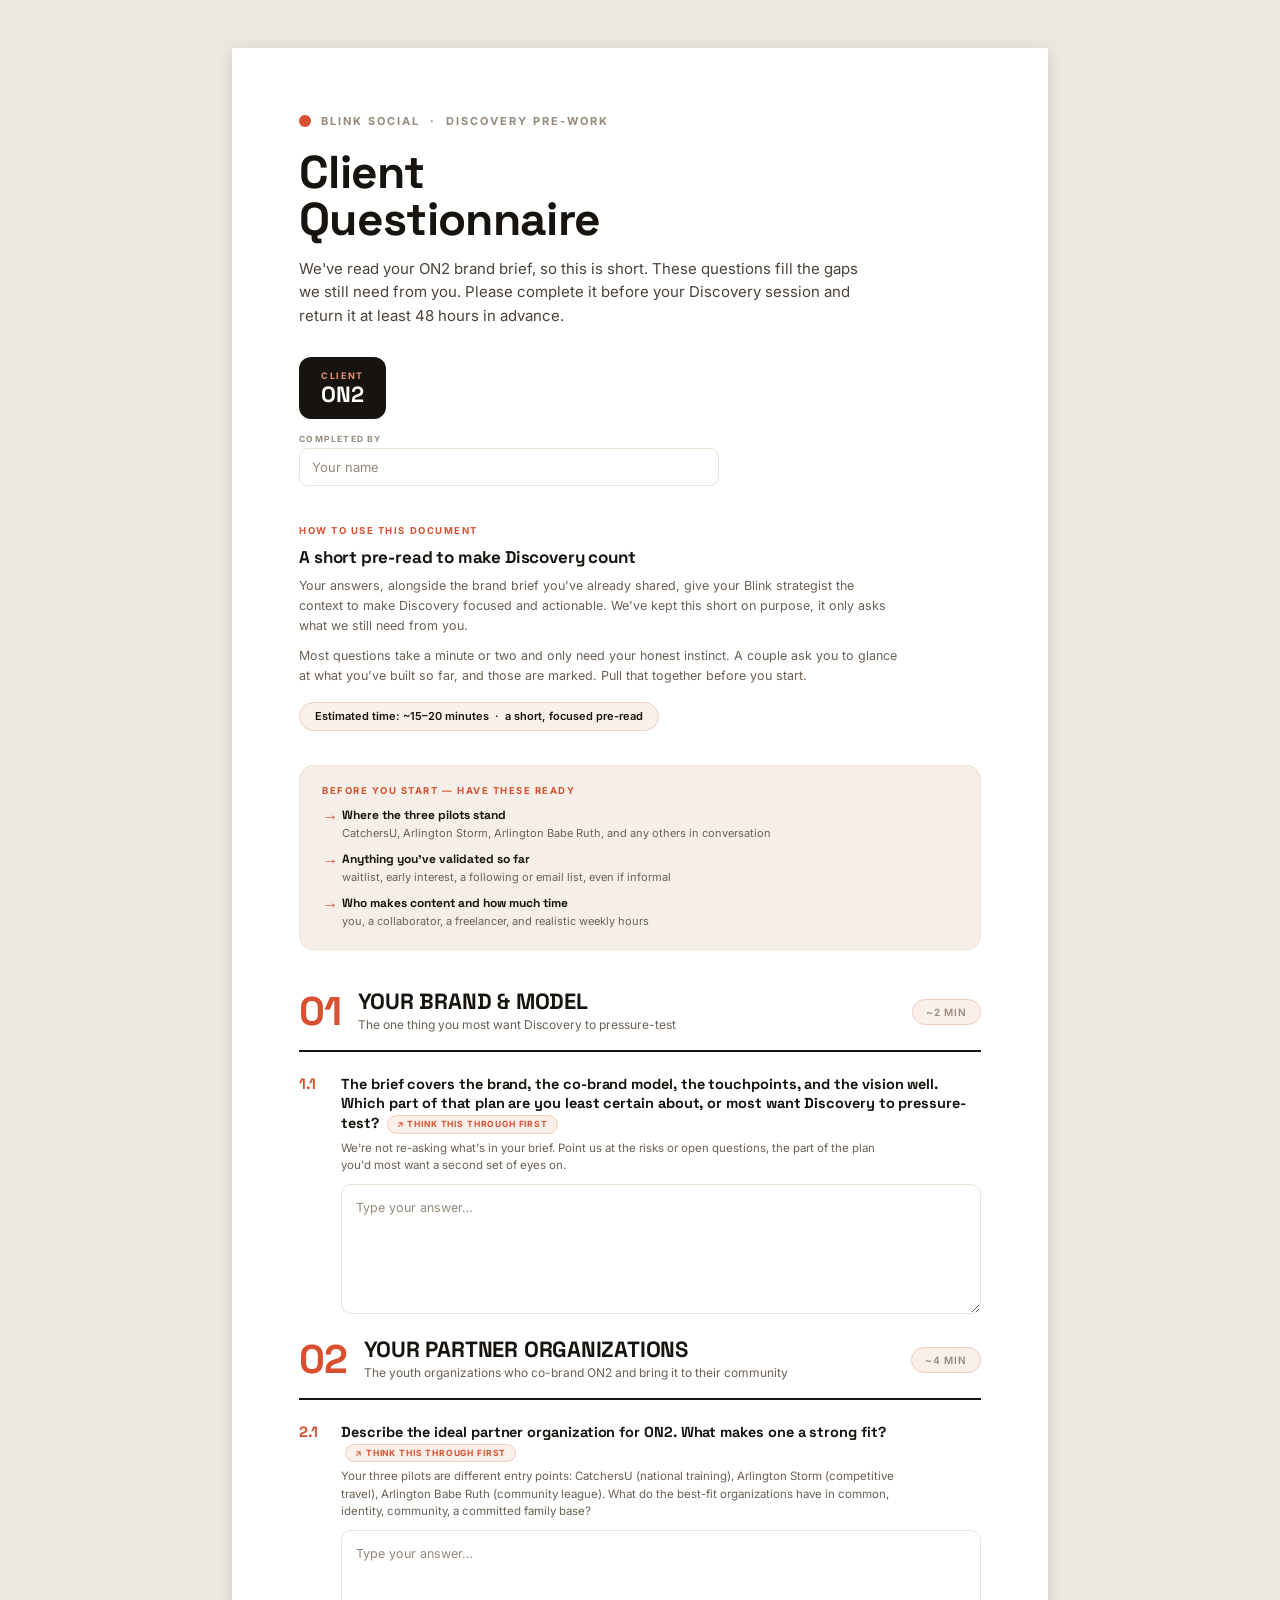
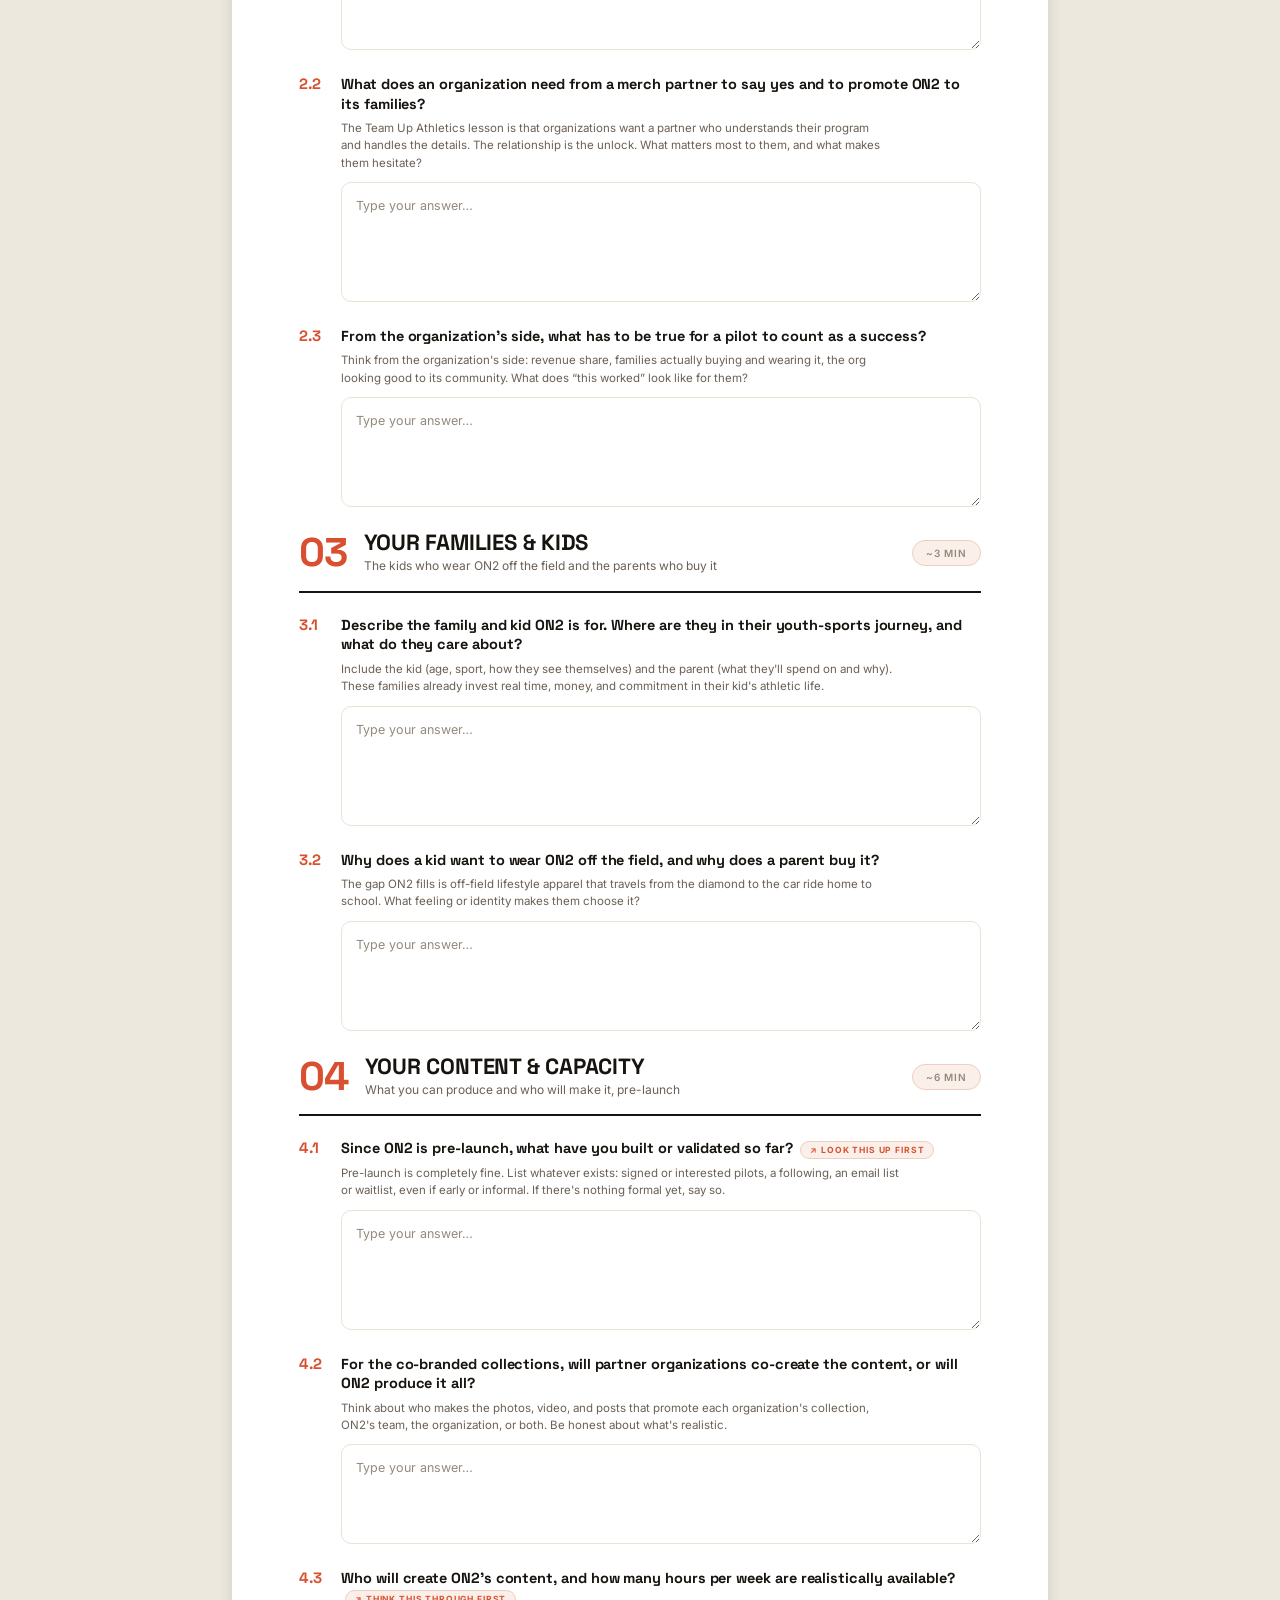
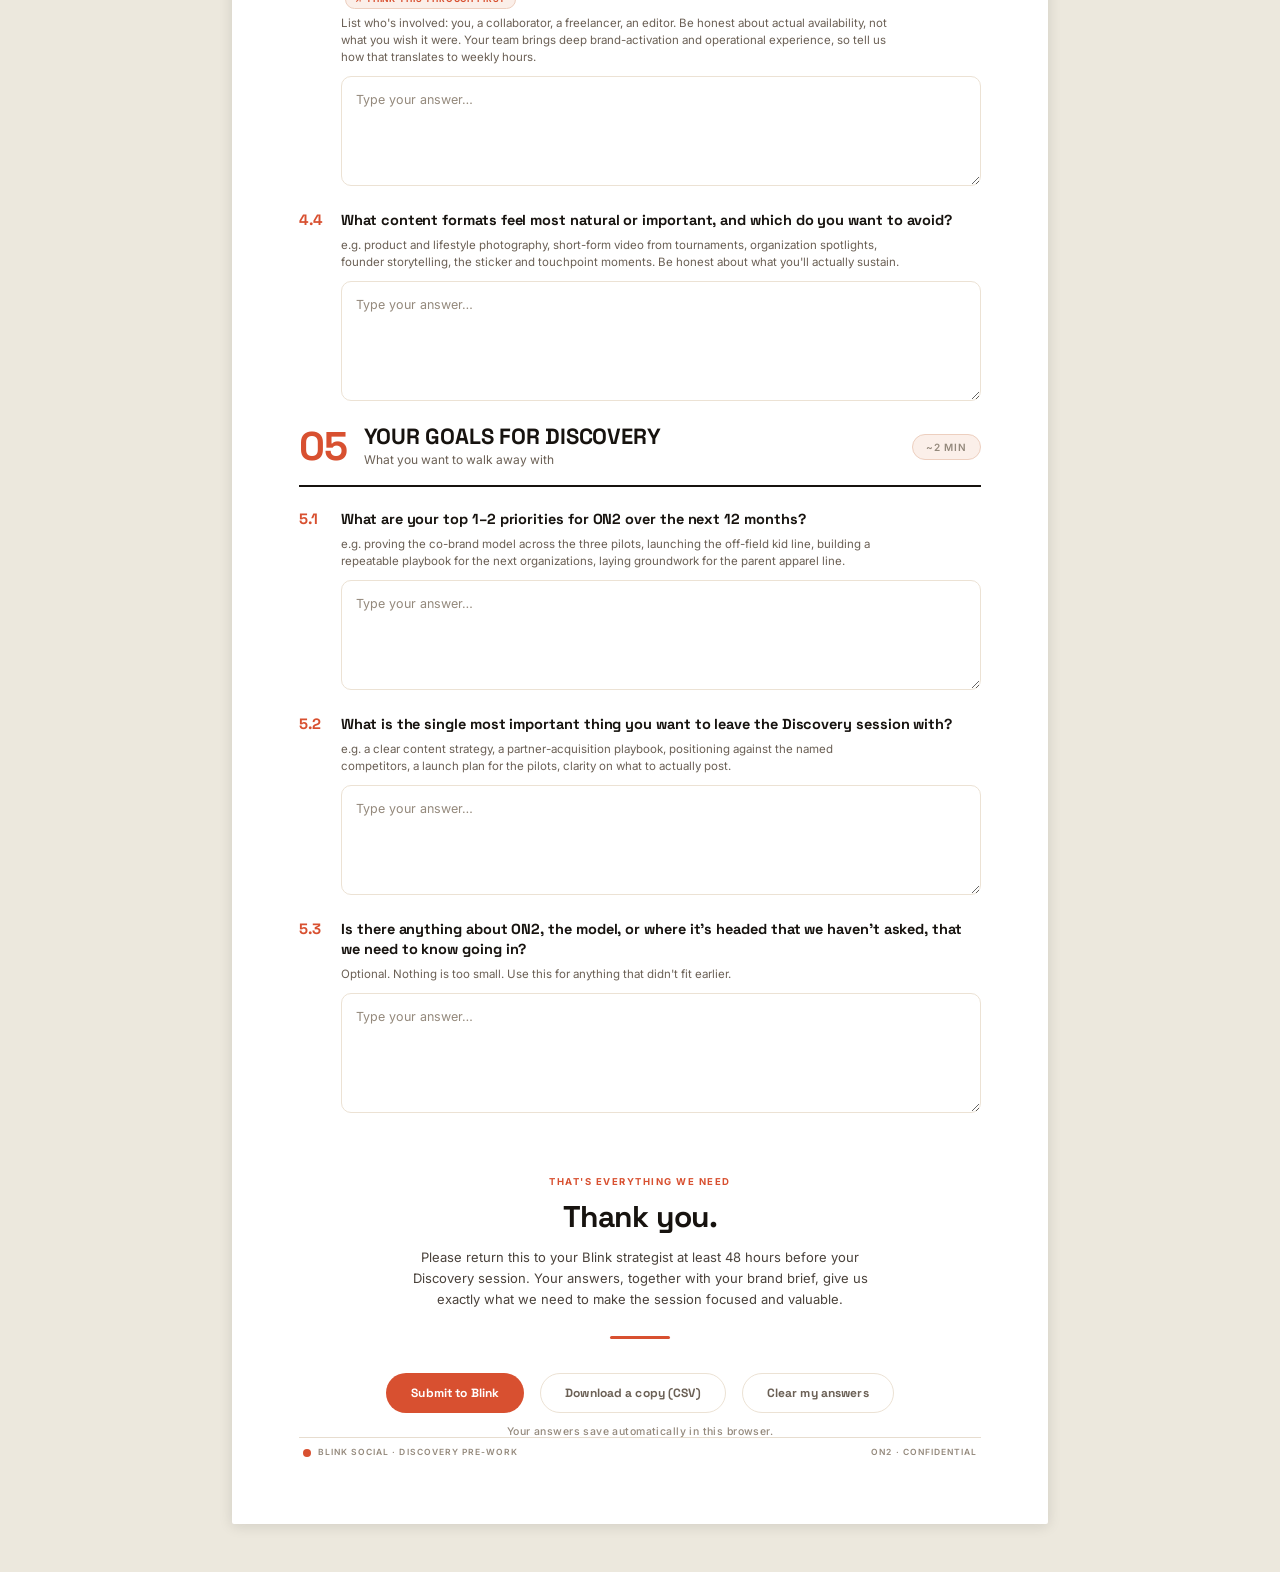
<file: on2/index.html>
<!DOCTYPE html>
<html lang="en">
<head>
<meta charset="utf-8">
<meta name="viewport" content="width=device-width, initial-scale=1">
<title>ON2 — Discovery Pre-Work</title>
<link rel="preconnect" href="https://fonts.googleapis.com">
<link rel="preconnect" href="https://fonts.gstatic.com" crossorigin>
<link rel="stylesheet" href="https://fonts.googleapis.com/css2?family=Inter:wght@400;500;600;700&family=Space+Grotesk:wght@400;500;600;700&display=swap">
<style>
/* ===== Blink Social design tokens (inlined) ===== */

/* --- colors.css --- */
:root {
  /* ---- Brand accent ---- */
  --coral: #D85030;          /* primary accent (cream theme) */
  --coral-press: #B23F23;    /* hover / press */
  --coral-dark: #E86B45;     /* accent on dark surfaces */
  --coral-lift: #F0865F;     /* lighter accent on dark (icons, ring) */
  --coral-eyebrow: #E8946F;  /* eyebrow label on dark */

  /* ---- Cream (light) theme ---- */
  --paper: #FBF8F4;          /* page background */
  --ink: #17130F;            /* primary text + dark inset surfaces */
  --ink-body: #4A423B;       /* lede / intro body */
  --ink-muted: #6B6055;      /* secondary body copy */
  --ink-subtle: #8A7E70;     /* italic captions, tertiary */
  --ink-faint: #94897C;      /* uppercase micro-labels */
  --ink-faint-2: #9A8C7D;    /* chip sublabels */

  /* ---- Cream surfaces & lines ---- */
  --surface: #F5EFE7;        /* inset station / step cards */
  --surface-border: #ECE2D4;
  --tint: #FBEFE9;           /* callout band fill */
  --tint-border: #EDCFBF;
  --chip-border: #EFD9CE;    /* white chip on tint */
  --hairline: #E7DDCF;       /* dividers, rules */
  --peach-numeral: #E0C3B4;  /* oversized step numerals */
  --peach-on-coral: #FBD7C9; /* light text on coral fill */
  --peach-on-coral-2: #FCE7DF;
  --white: #ffffff;

  /* ---- Dark theme ---- */
  --paper-dark: #17130F;
  --ink-on-dark: #ffffff;
  --body-on-dark: #B8AC9E;
  --muted-on-dark: #A99E90;
  --faint-on-dark: #857A6C;
  --line-on-dark: rgba(255,255,255,0.12);
  --surface-on-dark: rgba(255,255,255,0.05);
  --surface-border-on-dark: rgba(255,255,255,0.10);
  --tint-on-dark: rgba(240,134,95,0.09);
  --tint-border-on-dark: rgba(240,134,95,0.38);

  /* ---- Semantic aliases ---- */
  --text-strong: var(--ink);
  --text-body: var(--ink-muted);
  --text-lede: var(--ink-body);
  --text-caption: var(--ink-subtle);
  --text-label: var(--ink-faint);
  --accent: var(--coral);
  --accent-hover: var(--coral-press);
  --surface-card: var(--surface);
  --surface-callout: var(--tint);
  --border-hairline: var(--hairline);
}

/* --- typography.css --- */
:root {
  /* ---- Families ---- */
  --font-display: 'Space Grotesk', sans-serif; /* headings, wordmark, numerals, emphasis */
  --font-body: 'Inter', sans-serif;            /* running body copy */

  /* ---- Display / headings (Space Grotesk 700) ---- */
  --type-hero: 700 40px/1.04 var(--font-display);      /* centered hero H1 */
  --type-hero-rail: 700 37px/1.04 var(--font-display); /* narrower-column hero */
  --type-hero-tracking: -0.015em;
  --type-section: 700 17px/1.1 var(--font-display);    /* band / section H3 */
  --type-step-title: 700 16.5px/1.15 var(--font-display);
  --type-section-tracking: -0.01em;
  --type-numeral: 700 22px/1 var(--font-display);      /* oversized 01 / 02 */
  --type-wordmark: 700 20px/1 var(--font-display);     /* BLINK SOCIAL */
  --type-wordmark-tracking: 0.14em;

  /* ---- Emphasis line (Space Grotesk 500) ---- */
  --type-kicker: 500 15.5px/1.45 var(--font-display);

  /* ---- Body (Inter) ---- */
  --type-lede: 400 13px/1.55 var(--font-body);   /* intro paragraph */
  --type-body: 400 12.5px/1.5 var(--font-body);  /* standard body */
  --type-body-sm: 400 11.5px/1.48 var(--font-body);
  --type-micro: 400 9.5px/1.35 var(--font-body); /* diagram captions */

  /* ---- Labels (uppercase, tracked) ---- */
  --type-eyebrow: 700 9.5px/1 var(--font-body);
  --type-eyebrow-tracking: 0.14em;
  --type-tagline: 600 10.5px/1 var(--font-body); /* header tagline */
  --type-tagline-tracking: 0.18em;
}

/* --- spacing.css --- */
:root {
  /* ---- Page geometry (US Letter @ 96dpi) ---- */
  --page-w: 816px;
  --page-h: 1056px;
  --page-pad-x: 56px;
  --page-pad-top: 38px;
  --page-pad-bottom: 24px;

  /* ---- Vertical rhythm between page blocks ---- */
  --gap-block: 18px;   /* default space above a new block */
  --gap-block-sm: 8px; /* tightened rhythm when fitting one page */
  --gap-hero: 20px;    /* space below header before hero */

  /* ---- Intra-component spacing ---- */
  --gap-icon-text: 9px;  /* icon → label in a row */
  --gap-columns: 26px;   /* between the 01 / 02 columns */
  --gap-chips: 9px;      /* between callout chips */

  /* ---- Component padding ---- */
  --pad-card: 12px;      /* inset station / chip cards */
  --pad-band: 15px 20px; /* callout band */
}

/* --- effects.css --- */
:root {
  /* ---- Corner radii ---- */
  --radius-card: 10px;   /* station / chip cards */
  --radius-band: 14px;   /* callout band */
  --radius-core: 16px;   /* hub-orbit centre tile */
  --radius-pill: 999px;  /* option badges, wordmark dot */

  /* ---- Borders ---- */
  --border-hair: 1px solid var(--hairline);
  --border-core: 2px solid var(--coral);

  /* ---- Shadows ---- */
  --shadow-sheet: 0 30px 70px -30px rgba(0,0,0,0.30);       /* the page sheet (screen only) */
  --shadow-band: 0 14px 30px -20px rgba(216,80,48,0.55);    /* coral-tinted callout band */
  --shadow-core: 0 16px 34px -14px rgba(23,19,15,0.55);     /* dark hub-orbit centre */
  --shadow-core-dark: 0 16px 34px -12px rgba(232,107,69,0.60);

  /* ---- Diagram ---- */
  --orbit-dash: 2 7;                 /* dashed ellipse stroke-dasharray */
  --orbit-ring: #DFC0AF;             /* dashed ring, cream */
  --orbit-ring-dark: rgba(240,134,95,0.40);
  --orbit-spoke: #E3D8C9;            /* hub → station line, cream */
  --orbit-spoke-dark: rgba(255,255,255,0.12);
}


/* ===== Page / form styles ===== */
doc-page:not(:defined){visibility:hidden}
  * { box-sizing: border-box; -webkit-print-color-adjust: exact; print-color-adjust: exact; }
  body { margin:0; font-family: var(--font-body); color: var(--ink); }
  doc-page { color: var(--ink); }

  h1,h2,h3 { margin:0; }
  p { margin:0; }

  /* running footer */
  .foot { display:flex; align-items:center; justify-content:space-between;
    font: 600 8.5px/1 var(--font-body); letter-spacing:.12em; text-transform:uppercase;
    color: var(--ink-faint); padding: 10px 4px 0; border-top:1px solid var(--hairline); }
  .foot .dot { width:8px;height:8px;border-radius:50%;background:var(--coral);display:inline-block;margin-right:7px;vertical-align:middle;}

  /* ---------- COVER ---------- */
  .cover-kicker { display:flex; align-items:center; gap:10px; font: 700 11px/1 var(--font-body);
    letter-spacing:.18em; text-transform:uppercase; color:var(--ink-faint); }
  .cover-kicker .dot { width:12px;height:12px;border-radius:50%;background:var(--coral); }
  .cover-title { font: 700 46px/1.02 var(--font-display); letter-spacing:-0.015em; margin:22px 0 14px; }
  .cover-lede { font: 400 15px/1.55 var(--font-body); color:var(--ink-body); max-width:560px; }
  .client-tag { display:inline-flex; flex-direction:column; gap:3px; margin-top:30px;
    background:var(--ink); color:#fff; border-radius:12px; padding:14px 22px; }
  .client-tag .cl-lbl { font:700 9px/1 var(--font-body); letter-spacing:.18em; text-transform:uppercase; color:var(--coral-eyebrow); }
  .client-tag .cl-name { font:700 22px/1 var(--font-display); }

  .block-label { font:700 9.5px/1 var(--font-body); letter-spacing:.16em; text-transform:uppercase; color:var(--coral); margin-bottom:12px; }
  .howto { margin-top:40px; }
  .howto h2 { font: var(--type-section); letter-spacing:var(--type-section-tracking); margin-bottom:10px; }
  .howto p { font: 400 12.5px/1.6 var(--font-body); color:var(--ink-muted); margin-bottom:10px; max-width:600px; }
  .esttime { display:inline-block; margin-top:6px; font:600 11px/1 var(--font-body); color:var(--ink);
    background:var(--tint); border:1px solid var(--tint-border); border-radius:999px; padding:8px 15px; }

  /* ready + toc */
  .ready { margin-top:34px; margin-bottom:40px; background:var(--surface); border:1px solid var(--surface-border); border-radius:14px; padding:20px 22px; }
  .ready ul { list-style:none; margin:12px 0 0; padding:0; display:flex; flex-direction:column; gap:11px; }
  .ready li { display:flex; flex-direction:column; gap:2px; padding-left:20px; position:relative; }
  .ready li::before { content:"→"; position:absolute; left:0; top:0; color:var(--coral); font-weight:700; }
  .ready .ri-a { font:700 12px/1.3 var(--font-display); color:var(--ink); }
  .ready .ri-b { font:400 11px/1.4 var(--font-body); color:var(--ink-muted); }

  .toc { margin-top:26px; }
  .toc h2 { font:700 9.5px/1 var(--font-body); letter-spacing:.16em; text-transform:uppercase; color:var(--coral); margin-bottom:12px; }
  .tocrow { display:flex; align-items:center; gap:16px; padding:11px 4px; border-bottom:1px solid var(--hairline); }
  .tocrow:first-of-type { border-top:1px solid var(--hairline); }
  .tocnum { font:700 15px/1 var(--font-display); color:var(--peach-numeral); width:26px; }
  .toctitle { flex:1; font:700 14px/1 var(--font-display); color:var(--ink); }
  .toctime { font:600 10px/1 var(--font-body); letter-spacing:.06em; text-transform:uppercase; color:var(--ink-faint); }

  /* ---------- SECTIONS ---------- */
  .sec { break-before: page; }
  .secband { display:flex; align-items:center; gap:16px; padding-bottom:16px; margin-bottom:22px; border-bottom:2px solid var(--ink); break-after: avoid; }
  .secnum { font:700 40px/1 var(--font-display); color:var(--coral); letter-spacing:-0.02em; }
  .secmeta { flex:1; }
  .sectitle { font:700 22px/1.05 var(--font-display); letter-spacing:-0.01em; text-transform:uppercase; }
  .secsub { font:400 12px/1.4 var(--font-body); color:var(--ink-muted); margin-top:4px; }
  .sectime { font:600 10px/1 var(--font-body); letter-spacing:.08em; text-transform:uppercase; color:var(--ink-faint);
    background:var(--tint); border:1px solid var(--tint-border); border-radius:999px; padding:7px 13px; white-space:nowrap; }

  .q { break-inside: avoid; margin-bottom:24px; }
  .qhead { display:flex; gap:12px; align-items:baseline; }
  .qid { font:700 15px/1.3 var(--font-display); color:var(--coral); flex-shrink:0; width:30px; }
  .qtext { font:700 14.5px/1.35 var(--font-display); color:var(--ink); letter-spacing:-0.005em; }
  .qtag { display:inline-block; font:700 8.5px/1 var(--font-body); letter-spacing:.1em; text-transform:uppercase;
    color:var(--coral); background:var(--tint); border:1px solid var(--tint-border); border-radius:999px; padding:4px 9px; margin-left:4px; white-space:nowrap; vertical-align:middle; }
  .qhelp { font:400 11.5px/1.5 var(--font-body); color:var(--ink-muted); margin:6px 0 10px 42px; max-width:560px; }
  .answer { display:block; width:calc(100% - 42px); margin-left:42px; background:#fff;
    border:1px solid var(--surface-border); border-radius:10px; padding:12px 14px;
    font: 400 12.5px/1.7 var(--font-body); color:var(--ink); resize:vertical; }
  .answer::placeholder { color:var(--ink-faint); }
  .answer:focus { outline:none; border-color:var(--coral); box-shadow:0 0 0 3px rgba(216,80,48,0.14); }

  .coverfields { display:flex; gap:14px; margin-top:16px; max-width:420px; }
  .cf { flex:1; display:flex; flex-direction:column; gap:5px; }
  .cf span { font:700 8.5px/1 var(--font-body); letter-spacing:.14em; text-transform:uppercase; color:var(--ink-faint); }
  .cf input { font: 400 13px/1 var(--font-body); color:var(--ink); background:#fff;
    border:1px solid var(--surface-border); border-radius:9px; padding:10px 12px; }
  .cf input::placeholder { color:var(--ink-faint); }
  .cf input:focus { outline:none; border-color:var(--coral); box-shadow:0 0 0 3px rgba(216,80,48,0.14); }

  /* ---------- CLOSING ---------- */
  .closing { break-before: page; text-align:center; padding-top:40px; }
  .closing .ok { font:700 9.5px/1 var(--font-body); letter-spacing:.16em; text-transform:uppercase; color:var(--coral); margin-bottom:14px; }
  .closing h2 { font:700 30px/1.1 var(--font-display); letter-spacing:-0.015em; max-width:560px; margin:0 auto 14px; }
  .closing p { font:400 13px/1.6 var(--font-body); color:var(--ink-body); max-width:500px; margin:0 auto; }
  .closing .rule { width:60px; height:3px; background:var(--coral); border-radius:2px; margin:26px auto 0; }

  /* action bar */
  .actionbar { display:flex; align-items:center; justify-content:center; gap:16px; margin-top:34px; }
  .btn { font:700 12px/1 var(--font-display); letter-spacing:.01em; border-radius:999px; padding:13px 24px; cursor:pointer; border:1px solid transparent; }
  .btn-primary { background:var(--coral); color:#fff; }
  .btn-primary:hover { background:var(--coral-press); }
  .btn-ghost { background:transparent; color:var(--ink-muted); border-color:var(--surface-border); }
  .btn-ghost:hover { color:var(--ink); border-color:var(--ink-faint); }
  .savenote { text-align:center; margin-top:14px; font:500 10.5px/1 var(--font-body); letter-spacing:.04em; color:var(--ink-faint); }
  .savenote b { color:var(--coral); font-weight:700; }
  @media print { .actionbar, .savenote { display:none !important; } }

  /* ===== Mobile / small screens =====
     The doc-page web component locks its sheet to a fixed US-Letter width
     (8.5in) and sets :host{min-width:max-content}, which forces horizontal
     scroll on phones. Override the themeable custom properties + min-width
     from the light DOM (important beats the component's normal :host rules)
     so the sheet flows to full width. Desktop and print are untouched. */
  /* 860px = the sheet's 816px + desk padding; below it the fixed sheet would
     otherwise force horizontal scroll (covers phones and portrait tablets). */
  @media (max-width: 860px) {
    doc-page {
      --doc-page-w: min(100%, 720px) !important;
      --doc-page-margin: 20px !important;
      min-width: 0 !important;
      padding: 16px 12px !important;
    }
    .cover-title { font-size: 34px; }
    .cover-lede, .howto p, .qhelp, .closing h2, .closing p { max-width: none; }
    /* Answers and help go full width instead of indenting under the number */
    .answer { width: 100%; margin-left: 0; }
    .qhelp { margin-left: 0; }
    .coverfields { flex-direction: column; max-width: none; }
    .secnum { font-size: 32px; }
    .actionbar { flex-wrap: wrap; gap: 10px; }
    .btn { padding: 14px 20px; }
    .esttime { display: inline-block; }
  }

</style>
</head>
<body>
<doc-page size="letter" orientation="portrait" margin="0.7in">

  <div slot="footer" class="foot">
    <span><span class="dot"></span>Blink Social · Discovery Pre-Work</span>
    <span>ON2 · Confidential</span>
  </div>

  <form autocomplete="off">
  <!-- COVER -->
  <div class="cover-kicker"><span class="dot"></span>BLINK SOCIAL &nbsp;·&nbsp; DISCOVERY PRE-WORK</div>
  <h1 class="cover-title">Client<br>Questionnaire</h1>
  <p class="cover-lede">We've read your ON2 brand brief, so this is short. These questions fill the gaps we still need from you. Please complete it before your Discovery session and return it at least 48 hours in advance.</p>
  <div class="client-tag"><span class="cl-lbl">Client</span><span class="cl-name">ON2</span></div>
  <div class="coverfields">
    <label class="cf"><span>Completed by</span><input type="text" name="completed_by" placeholder="Your name"></label>
  </div>

  <div class="howto">
    <div class="block-label">How to use this document</div>
    <h2>A short pre-read to make Discovery count</h2>
    <p>Your answers, alongside the brand brief you've already shared, give your Blink strategist the context to make Discovery focused and actionable. We've kept this short on purpose, it only asks what we still need from you.</p>
    <p>Most questions take a minute or two and only need your honest instinct. A couple ask you to glance at what you've built so far, and those are marked. Pull that together before you start.</p>
    <span class="esttime">Estimated time: ~15–20 minutes &nbsp;·&nbsp; a short, focused pre-read</span>
  </div>

  <div class="ready">
    <div class="block-label" style="margin-bottom:0">Before you start — have these ready</div>
    <ul>
          <li><span class="ri-a">Where the three pilots stand</span><span class="ri-b">CatchersU, Arlington Storm, Arlington Babe Ruth, and any others in conversation</span></li>
          <li><span class="ri-a">Anything you've validated so far</span><span class="ri-b">waitlist, early interest, a following or email list, even if informal</span></li>
          <li><span class="ri-a">Who makes content and how much time</span><span class="ri-b">you, a collaborator, a freelancer, and realistic weekly hours</span></li>
    </ul>
  </div>

  <!-- SECTIONS -->

      <section class="sec">
        <div class="secband">
          <div class="secnum">01</div>
          <div class="secmeta">
            <div class="sectitle">Your Brand &amp; Model</div>
            <div class="secsub">The one thing you most want Discovery to pressure-test</div>
          </div>
          <div class="sectime">~2 min</div>
        </div>

        <div class="q">
          <div class="qhead"><span class="qid">1.1</span><span class="qtext">The brief covers the brand, the co-brand model, the touchpoints, and the vision well. Which part of that plan are you least certain about, or most want Discovery to pressure-test? <span class="qtag">↗ Think this through first</span></span></div>
          <p class="qhelp">We're not re-asking what's in your brief. Point us at the risks or open questions, the part of the plan you'd most want a second set of eyes on.</p>
          <textarea class="answer" name="q1_1" style="min-height:130px" placeholder="Type your answer…"></textarea>
        </div>
      </section>
      <section class="sec">
        <div class="secband">
          <div class="secnum">02</div>
          <div class="secmeta">
            <div class="sectitle">Your Partner Organizations</div>
            <div class="secsub">The youth organizations who co-brand ON2 and bring it to their community</div>
          </div>
          <div class="sectime">~4 min</div>
        </div>

        <div class="q">
          <div class="qhead"><span class="qid">2.1</span><span class="qtext">Describe the ideal partner organization for ON2. What makes one a strong fit? <span class="qtag">↗ Think this through first</span></span></div>
          <p class="qhelp">Your three pilots are different entry points: CatchersU (national training), Arlington Storm (competitive travel), Arlington Babe Ruth (community league). What do the best-fit organizations have in common, identity, community, a committed family base?</p>
          <textarea class="answer" name="q2_1" style="min-height:120px" placeholder="Type your answer…"></textarea>
        </div>
        <div class="q">
          <div class="qhead"><span class="qid">2.2</span><span class="qtext">What does an organization need from a merch partner to say yes and to promote ON2 to its families?</span></div>
          <p class="qhelp">The Team Up Athletics lesson is that organizations want a partner who understands their program and handles the details. The relationship is the unlock. What matters most to them, and what makes them hesitate?</p>
          <textarea class="answer" name="q2_2" style="min-height:120px" placeholder="Type your answer…"></textarea>
        </div>
        <div class="q">
          <div class="qhead"><span class="qid">2.3</span><span class="qtext">From the organization's side, what has to be true for a pilot to count as a success?</span></div>
          <p class="qhelp">Think from the organization's side: revenue share, families actually buying and wearing it, the org looking good to its community. What does “this worked” look like for them?</p>
          <textarea class="answer" name="q2_3" style="min-height:110px" placeholder="Type your answer…"></textarea>
        </div>
      </section>
      <section class="sec">
        <div class="secband">
          <div class="secnum">03</div>
          <div class="secmeta">
            <div class="sectitle">Your Families &amp; Kids</div>
            <div class="secsub">The kids who wear ON2 off the field and the parents who buy it</div>
          </div>
          <div class="sectime">~3 min</div>
        </div>

        <div class="q">
          <div class="qhead"><span class="qid">3.1</span><span class="qtext">Describe the family and kid ON2 is for. Where are they in their youth-sports journey, and what do they care about?</span></div>
          <p class="qhelp">Include the kid (age, sport, how they see themselves) and the parent (what they'll spend on and why). These families already invest real time, money, and commitment in their kid's athletic life.</p>
          <textarea class="answer" name="q3_1" style="min-height:120px" placeholder="Type your answer…"></textarea>
        </div>
        <div class="q">
          <div class="qhead"><span class="qid">3.2</span><span class="qtext">Why does a kid want to wear ON2 off the field, and why does a parent buy it?</span></div>
          <p class="qhelp">The gap ON2 fills is off-field lifestyle apparel that travels from the diamond to the car ride home to school. What feeling or identity makes them choose it?</p>
          <textarea class="answer" name="q3_2" style="min-height:110px" placeholder="Type your answer…"></textarea>
        </div>
      </section>
      <section class="sec">
        <div class="secband">
          <div class="secnum">04</div>
          <div class="secmeta">
            <div class="sectitle">Your Content &amp; Capacity</div>
            <div class="secsub">What you can produce and who will make it, pre-launch</div>
          </div>
          <div class="sectime">~6 min</div>
        </div>

        <div class="q">
          <div class="qhead"><span class="qid">4.1</span><span class="qtext">Since ON2 is pre-launch, what have you built or validated so far? <span class="qtag">↗ Look this up first</span></span></div>
          <p class="qhelp">Pre-launch is completely fine. List whatever exists: signed or interested pilots, a following, an email list or waitlist, even if early or informal. If there's nothing formal yet, say so.</p>
          <textarea class="answer" name="q4_1" style="min-height:120px" placeholder="Type your answer…"></textarea>
        </div>
        <div class="q">
          <div class="qhead"><span class="qid">4.2</span><span class="qtext">For the co-branded collections, will partner organizations co-create the content, or will ON2 produce it all?</span></div>
          <p class="qhelp">Think about who makes the photos, video, and posts that promote each organization's collection, ON2's team, the organization, or both. Be honest about what's realistic.</p>
          <textarea class="answer" name="q4_2" style="min-height:100px" placeholder="Type your answer…"></textarea>
        </div>
        <div class="q">
          <div class="qhead"><span class="qid">4.3</span><span class="qtext">Who will create ON2's content, and how many hours per week are realistically available? <span class="qtag">↗ Think this through first</span></span></div>
          <p class="qhelp">List who's involved: you, a collaborator, a freelancer, an editor. Be honest about actual availability, not what you wish it were. Your team brings deep brand-activation and operational experience, so tell us how that translates to weekly hours.</p>
          <textarea class="answer" name="q4_3" style="min-height:110px" placeholder="Type your answer…"></textarea>
        </div>
        <div class="q">
          <div class="qhead"><span class="qid">4.4</span><span class="qtext">What content formats feel most natural or important, and which do you want to avoid?</span></div>
          <p class="qhelp">e.g. product and lifestyle photography, short-form video from tournaments, organization spotlights, founder storytelling, the sticker and touchpoint moments. Be honest about what you'll actually sustain.</p>
          <textarea class="answer" name="q4_4" style="min-height:120px" placeholder="Type your answer…"></textarea>
        </div>
      </section>
      <section class="sec">
        <div class="secband">
          <div class="secnum">05</div>
          <div class="secmeta">
            <div class="sectitle">Your Goals for Discovery</div>
            <div class="secsub">What you want to walk away with</div>
          </div>
          <div class="sectime">~2 min</div>
        </div>

        <div class="q">
          <div class="qhead"><span class="qid">5.1</span><span class="qtext">What are your top 1–2 priorities for ON2 over the next 12 months?</span></div>
          <p class="qhelp">e.g. proving the co-brand model across the three pilots, launching the off-field kid line, building a repeatable playbook for the next organizations, laying groundwork for the parent apparel line.</p>
          <textarea class="answer" name="q5_1" style="min-height:110px" placeholder="Type your answer…"></textarea>
        </div>
        <div class="q">
          <div class="qhead"><span class="qid">5.2</span><span class="qtext">What is the single most important thing you want to leave the Discovery session with?</span></div>
          <p class="qhelp">e.g. a clear content strategy, a partner-acquisition playbook, positioning against the named competitors, a launch plan for the pilots, clarity on what to actually post.</p>
          <textarea class="answer" name="q5_2" style="min-height:110px" placeholder="Type your answer…"></textarea>
        </div>
        <div class="q">
          <div class="qhead"><span class="qid">5.3</span><span class="qtext">Is there anything about ON2, the model, or where it's headed that we haven't asked, that we need to know going in?</span></div>
          <p class="qhelp">Optional. Nothing is too small. Use this for anything that didn't fit earlier.</p>
          <textarea class="answer" name="q5_3" style="min-height:120px" placeholder="Type your answer…"></textarea>
        </div>
      </section>

  <!-- CLOSING -->
  <div class="closing">
    <div class="ok">That's everything we need</div>
    <h2>Thank you.</h2>
    <p>Please return this to your Blink strategist at least 48 hours before your Discovery session. Your answers, together with your brand brief, give us exactly what we need to make the session focused and valuable.</p>
    <div class="rule"></div>
    <div class="actionbar">
      <button type="button" class="btn btn-primary" id="submitBtn">Submit to Blink</button>
      <button type="button" class="btn btn-ghost" id="downloadBtn">Download a copy (CSV)</button>
      <button type="button" class="btn btn-ghost" id="clearBtn">Clear my answers</button>
    </div>
    <div class="savenote" id="saveNote">Your answers save automatically in this browser.</div>
  </div>

  </form>
</doc-page>
<script>
// @ds-adherence-ignore -- omelette starter scaffold (raw elements/hex/px by design)
// Copied omelette starter. Re-running copy_starter_component with this kind overwrites this file with the latest version (page content is unaffected).
/* BEGIN USAGE */
/**
 * <doc-page> — paged-document shell for printable HTML.
 *
 * On screen the document renders as a single continuous sheet on a desk
 * background (Google Docs' pageless view): you scroll one tall page card.
 * There is no manual page-splitting — write the whole document as normal
 * flow inside <doc-page> and the browser's print engine paginates it at
 * export.
 *
 * At print the component injects `@page { size: …; margin: 0 }` (which
 * leaves Chrome no margin box to draw its date/URL/page-count header in)
 * and moves the visual margin onto the sheet's own padding, so the printed
 * page has the same inset you see on screen. Standard break-hygiene rules
 * (`break-inside: avoid` on figures, code blocks, images and table rows;
 * `orphans/widows: 3`) are applied so paragraphs and groups split cleanly.
 * On screen and at print, headings default to `text-wrap: balance` and
 * body text (p, li, blockquote, figcaption) to `text-wrap: pretty`, so
 * the document avoids widowed/orphaned words; the defaults have zero
 * specificity, so any text-wrap you declare on those elements wins.
 * The component also marks the document as owning its print CSS (a
 * `meta[name="omelette-owns-print"]` it injects at runtime), so the
 * PDF export never injects page-geometry CSS of its own on top.
 *
 * Usage:
 *   <style>doc-page:not(:defined){visibility:hidden}</style>
 *   <doc-page size="letter" margin="0.75in">
 *     <h1>Title</h1>
 *     <p>…body…</p>
 *   </doc-page>
 *   <script src="doc-page.js"><\/script>
 *
 * Attributes:
 *   size    — letter | a4 | legal (default letter)
 *   orientation — portrait (default) | landscape. For documents built to
 *           export, always set it explicitly. landscape swaps the named
 *           size's dimensions (letter landscape prints 11in × 8.5in).
 *   width / height — explicit CSS lengths, override `size` and
 *           `orientation`
 *   margin  — printable inset on every page (default 0.75in); margin="0"
 *           makes pages full-bleed (content then owns its own insets)
 *
 * Running header/footer (optional): give an element `slot="header"` or
 * `slot="footer"` and it repeats on every printed page via
 * `position: fixed`. To keep body text from sliding under it, the
 * component prints inside a single-cell table whose <thead>/<tfoot> are
 * spacers sized to the header/footer height — browsers repeat thead/tfoot
 * on every page, so each sheet's content starts below the header and ends
 * above the footer. On screen the header/footer render once at the
 * top/bottom of the sheet.
 *
 * Print best practices for the content you author:
 * - Multi-column text: use CSS columns (`column-count` +
 *   `column-gap`), never side-by-side flex/grid columns — only real
 *   CSS columns flow and break across pages. `column-span: all` lets
 *   a heading span the columns; `hyphens: auto` (needs `lang` on
 *   the html element) keeps narrow columns readable.
 * - Page breaks: `break-before: page` on an element that must start
 *   a new page (a chapter, an appendix). Add your own kept-together
 *   blocks (callouts, stat tiles, cards) to a `break-inside: avoid`
 *   rule, and keep each one shorter than a page.
 * - Extend `orphans: 3; widows: 3` to any custom text blocks you add
 *   (p and li are covered by default).
 * - Give long tables a <thead> — browsers repeat it on every printed
 *   page.
 * - No `position: fixed`/`sticky` and no viewport units in content:
 *   fixed elements stamp every printed page (running headers/footers go
 *   in the component's slots) and `100vh` mis-sizes at print.
 *
 * Author content as static HTML so the user can click-to-edit any text
 * directly. Do not set width/padding/background on the document body —
 * the component owns the sheet box.
 */
/* END USAGE */

(() => {
  const PAPER = {
    letter: ['8.5in', '11in'],
    a4: ['210mm', '297mm'],
    legal: ['8.5in', '14in'],
  };
  const CSS_LENGTH = /^\d+(\.\d+)?(px|in|mm|cm|pt|pc)$/;
  // Unitless "0" is a valid CSS length and the natural way to write
  // margin="0"; normalise it to 0px so max()/calc() (which reject a bare
  // number) keep working.
  const safeLen = (v, fb) => {
    v = (v || '').trim();
    return v === '0' ? '0px' : CSS_LENGTH.test(v) ? v : fb;
  };

  const stylesheet = `
    :host {
      position: relative;
      display: block;
      /* When the viewport is narrower than the page, grow to wrap the
       * sheet (plus this padding) instead of staying viewport-width, so
       * the desk background and right margin reach the sheet's far edge
       * in the horizontal scroll. */
      min-width: max-content;
      min-height: 100vh;
      background: #ece8dd;
      padding: 48px 24px;
      box-sizing: border-box;
      font-family: -apple-system, BlinkMacSystemFont, "Helvetica Neue", Arial, sans-serif;
      --doc-page-w: 8.5in;
      --doc-page-h: 11in;
      --doc-page-margin: 0.75in;
      --doc-hdr-h: 0px;
      --doc-ftr-h: 0px;
      --doc-hdr-pad: 0px;
      --doc-ftr-pad: 0px;
    }
    .sheet {
      width: var(--doc-page-w);
      margin: 0 auto;
      background: #fff;
      box-shadow: 0 2px 14px rgba(20, 20, 19, 0.12);
      border-radius: 2px;
      box-sizing: border-box;
      padding: var(--doc-page-margin);
    }
    .frame { width: 100%; border-collapse: collapse; }
    .frame td, .frame th { padding: 0; text-align: left; font-weight: inherit; }
    .hdr-space { height: var(--doc-hdr-h); }
    .ftr-space { height: var(--doc-ftr-h); }
    ::slotted([slot="header"]),
    ::slotted([slot="footer"]) { display: block; box-sizing: border-box; }
    @media print {
      :host { background: none; padding: 0; min-width: 0; min-height: 0; }
      .sheet {
        width: auto; margin: 0; box-shadow: none; border-radius: 0;
        padding: 0 var(--doc-page-margin);
      }
      /* The thead/tfoot spacers repeat on every page, so they carry the
       * vertical page margin (which the sheet's own padding cannot, since
       * that padding is consumed once on the first/last page). The running
       * header/footer are fixed inside that band. */
      /* The 0.35in is breathing room between a running header/footer and
       * the body; without one the spacer is exactly the page margin, so a
       * margin="0" full-bleed document gets truly full-bleed pages. */
      .hdr-space { height: max(var(--doc-page-margin), calc(var(--doc-hdr-h) + var(--doc-hdr-pad))); }
      .ftr-space { height: max(var(--doc-page-margin), calc(var(--doc-ftr-h) + var(--doc-ftr-pad))); }
      ::slotted([slot="header"]) {
        position: fixed; top: 0; left: 0; right: 0; margin: 0;
        padding: calc(var(--doc-page-margin) * 0.45) var(--doc-page-margin) 0;
      }
      ::slotted([slot="footer"]) {
        position: fixed; bottom: 0; left: 0; right: 0; margin: 0;
        padding: 0 var(--doc-page-margin) calc(var(--doc-page-margin) * 0.45);
      }
    }
  `;

  class DocPage extends HTMLElement {
    static get observedAttributes() { return ['size', 'width', 'height', 'margin', 'orientation']; }

    constructor() {
      super();
      this._root = this.attachShadow({ mode: 'open' });
      this._mo = typeof MutationObserver === 'function'
        ? new MutationObserver(() => this._scheduleMeasure())
        : null;
    }

    /** The named paper's [w, h], swapped when orientation="landscape".
     *  Only the named size swaps — explicit width/height are exact values
     *  the author already oriented. */
    _paperSize() {
      const named = PAPER[(this.getAttribute('size') || '').toLowerCase()] || PAPER.letter;
      const landscape =
        (this.getAttribute('orientation') || '').trim().toLowerCase() === 'landscape';
      return landscape ? [named[1], named[0]] : named;
    }
    get pageWidth() {
      return safeLen(this.getAttribute('width'), this._paperSize()[0]);
    }
    get pageHeight() {
      return safeLen(this.getAttribute('height'), this._paperSize()[1]);
    }
    get pageMargin() { return safeLen(this.getAttribute('margin'), '0.75in'); }

    connectedCallback() {
      if (!this._sheet) this._render();
      this._syncSize();
      this._syncPrintPageRule();
      this._ensureTextWrapDefaults();
      this._ensureOwnsPrintMeta();
      if (this._mo) this._mo.observe(this, {
        subtree: true, childList: true, characterData: true, attributes: true,
      });
      this._onResize = () => this._scheduleMeasure();
      window.addEventListener('resize', this._onResize);
      if (document.fonts && document.fonts.ready) {
        document.fonts.ready.then(() => this._scheduleMeasure());
      }
      this._scheduleMeasure();
    }

    disconnectedCallback() {
      window.removeEventListener('resize', this._onResize);
      if (this._mo) this._mo.disconnect();
      if (this._raf) { cancelAnimationFrame(this._raf); this._raf = null; }
      // Drop the head rules when the last doc-page leaves, so a deleted
      // document's @page geometry and text-wrap defaults can't apply to
      // whatever replaces it.
      if (!document.querySelector('doc-page')) {
        ['doc-page-print', 'doc-page-text-wrap', 'doc-page-owns-print'].forEach((id) => {
          const tag = document.getElementById(id);
          if (tag) tag.remove();
        });
      }
    }

    attributeChangedCallback() {
      if (!this._sheet) return;
      this._syncSize();
      this._syncPrintPageRule();
      this._scheduleMeasure();
    }

    _render() {
      this._root.innerHTML = `
        <style>${stylesheet}</style>
        <style id="vars"></style>
        <div class="sheet" data-screen-label="Document">
          <table class="frame" role="presentation">
            <thead><tr><th><div class="hdr-space"><slot name="header"></slot></div></th></tr></thead>
            <tbody><tr><td class="body"><slot></slot></td></tr></tbody>
            <tfoot><tr><td><div class="ftr-space"><slot name="footer"></slot></div></td></tr></tfoot>
          </table>
        </div>`;
      this._sheet = this._root.querySelector('.sheet');
      this._vars = this._root.getElementById('vars');
    }

    /** Runtime sizing lives in a shadow <style> :host rule, never on the
     *  light-DOM host element, so serialize-persist can't write it back. */
    _syncSize(hdrH, ftrH) {
      this._vars.textContent = ':host{' +
        '--doc-page-w:' + this.pageWidth + ';' +
        '--doc-page-h:' + this.pageHeight + ';' +
        '--doc-page-margin:' + this.pageMargin + ';' +
        '--doc-hdr-h:' + (hdrH || 0) + 'px;' +
        '--doc-ftr-h:' + (ftrH || 0) + 'px;' +
        '--doc-hdr-pad:' + (hdrH ? '0.35in' : '0px') + ';' +
        '--doc-ftr-pad:' + (ftrH ? '0.35in' : '0px') + '}';
    }

    /** @page is a no-op inside shadow DOM, so the rule lives in <head>.
     *  Re-appended on every sync so it stays last in source order — the
     *  @page cascade is source-order per descriptor, so this rule wins
     *  over any other @page rule in the document. */
    _syncPrintPageRule() {
      const id = 'doc-page-print';
      let tag = document.getElementById(id);
      if (!tag) {
        tag = document.createElement('style');
        tag.id = id;
      }
      document.head.appendChild(tag);
      tag.textContent =
        '@page { size: ' + this.pageWidth + ' ' + this.pageHeight + '; margin: 0; } ' +
        '@media print { html, body { margin: 0 !important; padding: 0 !important; background: none !important; height: auto !important; overflow: visible !important; } ' +
        'h1,h2,h3,h4,h5,h6 { break-after: avoid; } ' +
        'figure,pre,blockquote,img,svg,tr { break-inside: avoid; } ' +
        'p,li { orphans: 3; widows: 3; } ' +
        '* { -webkit-print-color-adjust: exact; print-color-adjust: exact; } ' +
        '*, *::before, *::after { animation-delay: -99s !important; animation-duration: .001s !important; ' +
        'animation-iteration-count: 1 !important; animation-fill-mode: both !important; ' +
        'animation-play-state: running !important; transition-duration: 0s !important; } }';
    }

    /** Typographic defaults for document text: balance headings, avoid
     *  widowed/orphaned words in body copy (browsers without text-wrap
     *  support drop the declarations). Zero-specificity via :where() so
     *  any text-wrap authored on those elements wins; document-level so the
     *  rules reach the slotted (light DOM) content — shadow styles can't.
     *  data-omelette-injected marks the tag for the host editor to strip
     *  at serialize, so it is never written back as authored source. */
    _ensureTextWrapDefaults() {
      if (document.getElementById('doc-page-text-wrap')) return;
      const tag = document.createElement('style');
      tag.id = 'doc-page-text-wrap';
      tag.setAttribute('data-omelette-injected', '');
      tag.textContent =
        ':where(h1,h2,h3,h4,h5,h6){text-wrap:balance}' +
        ':where(p,li,blockquote,figcaption){text-wrap:pretty}';
      document.head.appendChild(tag);
    }

    /** Declares that this document owns its print CSS. The instant-PDF
     *  export checks for the meta by NAME PRESENCE alone (content is
     *  ignored) and skips its automatic print-CSS injections, so the
     *  component's @page geometry is never overridden by a heuristic.
     *  data-omelette-injected keeps it out of serialized source. */
    _ensureOwnsPrintMeta() {
      if (document.getElementById('doc-page-owns-print')) return;
      const tag = document.createElement('meta');
      tag.id = 'doc-page-owns-print';
      tag.name = 'omelette-owns-print';
      tag.content = 'true';
      tag.setAttribute('data-omelette-injected', '');
      document.head.appendChild(tag);
    }

    _scheduleMeasure() {
      if (this._raf) return;
      this._raf = requestAnimationFrame(() => { this._raf = null; this._measure(); });
    }

    /** Slot heights feed the print spacers (--doc-hdr-h / --doc-ftr-h), so
     *  they re-measure on content mutation, resize, and font load. */
    _measure() {
      const hdr = this.querySelector(':scope > [slot="header"]');
      const ftr = this.querySelector(':scope > [slot="footer"]');
      this._syncSize(hdr ? hdr.offsetHeight : 0, ftr ? ftr.offsetHeight : 0);
    }
  }

  if (!customElements.get('doc-page')) {
    customElements.define('doc-page', DocPage);
  }
})();

</script>
<script>
(function(){
  // ===== Injected by build.py — do not edit here; edit the brand file + SHARED_ENDPOINT =====
  var FORM_NAME = "ON2";   // routes to a tab of this name in the shared Google Sheet
  var ENDPOINT  = "https://script.google.com/macros/s/AKfycbzJL-ndyFgppx5YciRzy6UU2m87CytJCC_BVgGeII6X0yPoqhjLSCog9bNw-mA_zpd9Jw/exec";    // shared Apps Script /exec URL (same for every brand)
  var KEY       = "blink-prework-on2-v1"; // localStorage key (per brand, so brands don't collide)
  var LABELS    = {
    "completed_by": "Completed by",
    "q1_1": "1.1 The brief covers the brand, the co-brand model, the touchpoints, and the vision well. Which part of that plan are you least certain about, or most want Discovery to pressure-test?",
    "q2_1": "2.1 Describe the ideal partner organization for ON2. What makes one a strong fit?",
    "q2_2": "2.2 What does an organization need from a merch partner to say yes and to promote ON2 to its families?",
    "q2_3": "2.3 From the organization's side, what has to be true for a pilot to count as a success?",
    "q3_1": "3.1 Describe the family and kid ON2 is for. Where are they in their youth-sports journey, and what do they care about?",
    "q3_2": "3.2 Why does a kid want to wear ON2 off the field, and why does a parent buy it?",
    "q4_1": "4.1 Since ON2 is pre-launch, what have you built or validated so far?",
    "q4_2": "4.2 For the co-branded collections, will partner organizations co-create the content, or will ON2 produce it all?",
    "q4_3": "4.3 Who will create ON2's content, and how many hours per week are realistically available?",
    "q4_4": "4.4 What content formats feel most natural or important, and which do you want to avoid?",
    "q5_1": "5.1 What are your top 1–2 priorities for ON2 over the next 12 months?",
    "q5_2": "5.2 What is the single most important thing you want to leave the Discovery session with?",
    "q5_3": "5.3 Is there anything about ON2, the model, or where it's headed that we haven't asked, that we need to know going in?"
};      // { fieldName: "1.1 full question text", ... }
  // =========================================================================================

  var form = document.querySelector('form');
  var note = document.getElementById('saveNote');
  var fields = Array.prototype.slice.call(form.querySelectorAll('textarea, input'));
  var timer;

  function load(){
    var raw; try { raw = localStorage.getItem(KEY); } catch(e){ return; }
    if(!raw) return;
    var data; try { data = JSON.parse(raw); } catch(e){ return; }
    fields.forEach(function(f){ if(f.name && data[f.name] != null) f.value = data[f.name]; });
  }
  function collect(){
    var data = {};
    fields.forEach(function(f){ if(f.name) data[f.name] = f.value; });
    return data;
  }
  function save(){
    try { localStorage.setItem(KEY, JSON.stringify(collect())); } catch(e){}
    flash('<b>Saved ✓</b> · kept in this browser');
  }
  function flash(html, sticky){
    if(!note) return; note.innerHTML = html; clearTimeout(timer);
    if(!sticky) timer = setTimeout(function(){ note.textContent = 'Your answers save automatically in this browser.'; }, 1800);
  }
  load();
  fields.forEach(function(f){ f.addEventListener('input', save); });

  // Submit -> Google Sheet (Apps Script web app)
  var submit = document.getElementById('submitBtn');
  if(submit) submit.addEventListener('click', function(){
    if(ENDPOINT.indexOf('http') !== 0){ alert('This form is not connected yet. Ask your Blink strategist for the live link.'); return; }
    var d = collect();
    var payload = { _form: FORM_NAME, _submitted_at: new Date().toISOString() };
    Object.keys(LABELS).forEach(function(k){ payload[LABELS[k]] = d[k] || ''; });
    submit.disabled = true; flash('Submitting…', true);
    fetch(ENDPOINT, { method:'POST', mode:'no-cors', headers:{'Content-Type':'text/plain;charset=utf-8'}, body: JSON.stringify(payload) })
      .then(function(){ window.location.href = 'submitted/'; })
      .catch(function(){ submit.disabled = false; flash('Could not submit — check your connection and try again, or use “Download a copy”.', true); });
  });

  // Fallback: download a CSV copy
  var dl = document.getElementById('downloadBtn');
  if(dl) dl.addEventListener('click', function(){
    save();
    var d = collect();
    var rows = [['Question','Answer']];
    Object.keys(LABELS).forEach(function(k){ rows.push([LABELS[k], d[k] || '']); });
    var csv = rows.map(function(r){ return r.map(function(c){ return '"' + String(c).replace(/"/g,'""') + '"'; }).join(','); }).join('\r\n');
    var blob = new Blob(['﻿'+csv], {type:'text/csv;charset=utf-8'});
    var a = document.createElement('a');
    a.href = URL.createObjectURL(blob);
    a.download = FORM_NAME.replace(/[^A-Za-z0-9]+/g,'-') + '-Discovery-PreWork.csv';
    document.body.appendChild(a); a.click(); document.body.removeChild(a);
  });

  var clr = document.getElementById('clearBtn');
  if(clr) clr.addEventListener('click', function(){
    if(!confirm('Clear all your answers on this device? This cannot be undone.')) return;
    try { localStorage.removeItem(KEY); } catch(e){}
    fields.forEach(function(f){ f.value = ''; });
    if(note) note.textContent = 'Cleared. Your answers save automatically in this browser.';
  });
})();

</script>
</body>
</html>
</file>
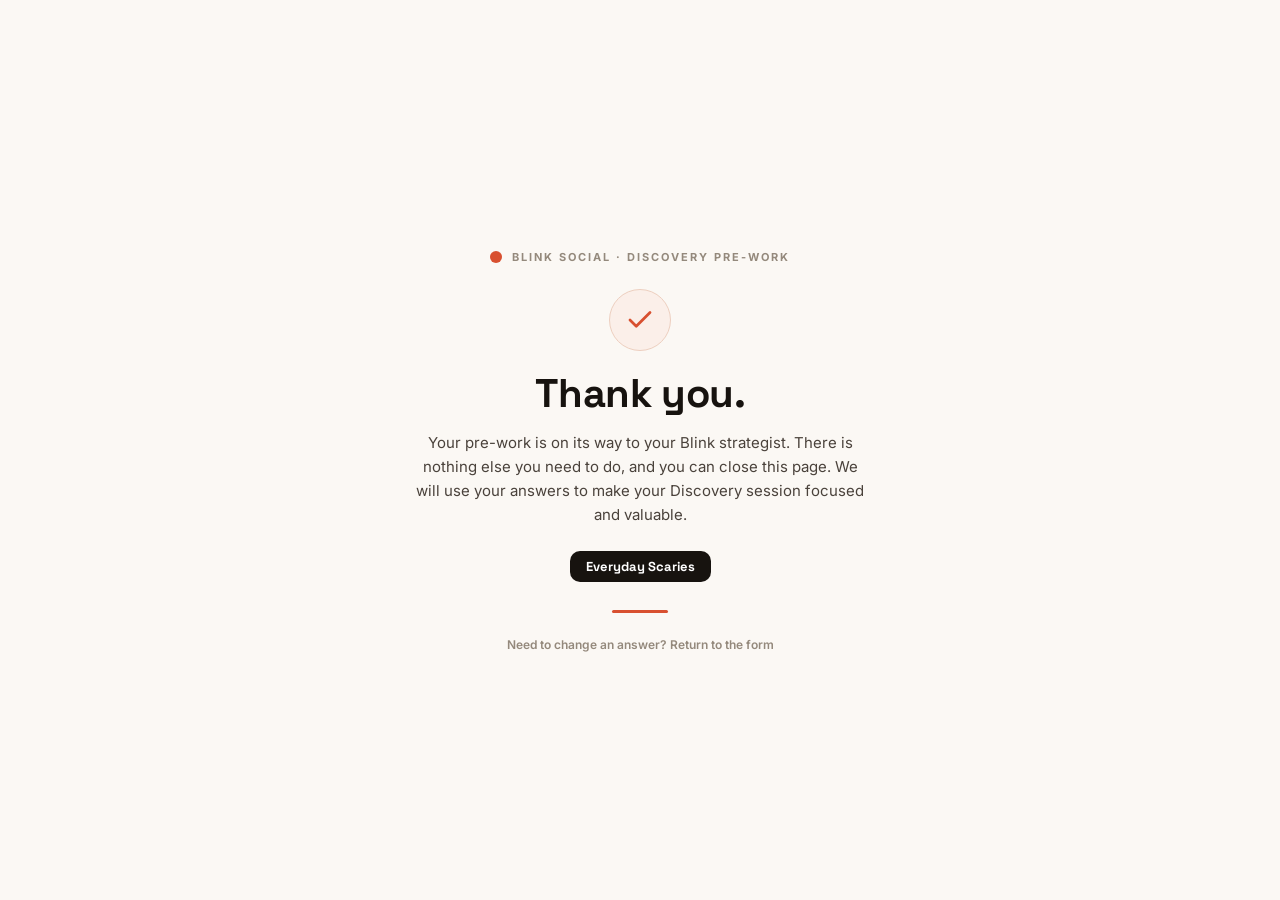
<file: everyday-scaries/submitted/index.html>
<!DOCTYPE html>
<html lang="en">
<head>
<meta charset="utf-8">
<meta name="viewport" content="width=device-width, initial-scale=1">
<title>Everyday Scaries — Discovery Pre-Work</title>
<link rel="preconnect" href="https://fonts.googleapis.com">
<link rel="preconnect" href="https://fonts.gstatic.com" crossorigin>
<link rel="stylesheet" href="https://fonts.googleapis.com/css2?family=Inter:wght@400;500;600;700&family=Space+Grotesk:wght@400;500;700&display=swap">
<style>
  * { box-sizing:border-box; -webkit-print-color-adjust:exact; print-color-adjust:exact; }
  body { margin:0; min-height:100vh; display:flex; align-items:center; justify-content:center;
    background:#FBF8F4; color:#17130F; font-family:'Inter',sans-serif; padding:32px; }
  .card { max-width:520px; text-align:center; }
  .kicker { display:inline-flex; align-items:center; gap:10px; font:700 11px/1 'Inter',sans-serif;
    letter-spacing:.18em; text-transform:uppercase; color:#94897C; margin-bottom:26px; }
  .dot { width:12px; height:12px; border-radius:50%; background:#D85030; }
  .check { width:62px; height:62px; border-radius:50%; background:#FBEFE9; border:1px solid #EDCFBF;
    display:flex; align-items:center; justify-content:center; margin:0 auto 22px; }
  .check svg { width:30px; height:30px; stroke:#D85030; }
  h1 { font:700 40px/1.05 'Space Grotesk',sans-serif; letter-spacing:-0.015em; margin:0 0 16px; }
  p { font:400 15px/1.6 'Inter',sans-serif; color:#4A423B; margin:0 auto; max-width:450px; }
  .client { display:inline-block; margin-top:24px; background:#17130F; color:#fff; border-radius:10px;
    padding:9px 16px; font:700 13px/1 'Space Grotesk',sans-serif; }
  .rule { width:56px; height:3px; background:#D85030; border-radius:2px; margin:28px auto 0; }
  .back { display:inline-block; margin-top:26px; font:600 12px/1 'Inter',sans-serif;
    color:#94897C; text-decoration:none; }
  .back:hover { color:#17130F; }
</style>
</head>
<body>
  <div class="card">
    <div class="kicker"><span class="dot"></span>Blink Social · Discovery Pre-Work</div>
    <div class="check"><svg viewBox="0 0 24 24" fill="none" stroke-width="2.2" stroke-linecap="round" stroke-linejoin="round"><path d="M20 6 9 17l-5-5"/></svg></div>
    <h1>Thank you.</h1>
    <p>Your pre-work is on its way to your Blink strategist. There is nothing else you need to do, and you can close this page. We will use your answers to make your Discovery session focused and valuable.</p>
    <div class="client">Everyday Scaries</div>
    <div class="rule"></div>
    <a class="back" href="../">Need to change an answer? Return to the form</a>
  </div>
</body>
</html>
</file>
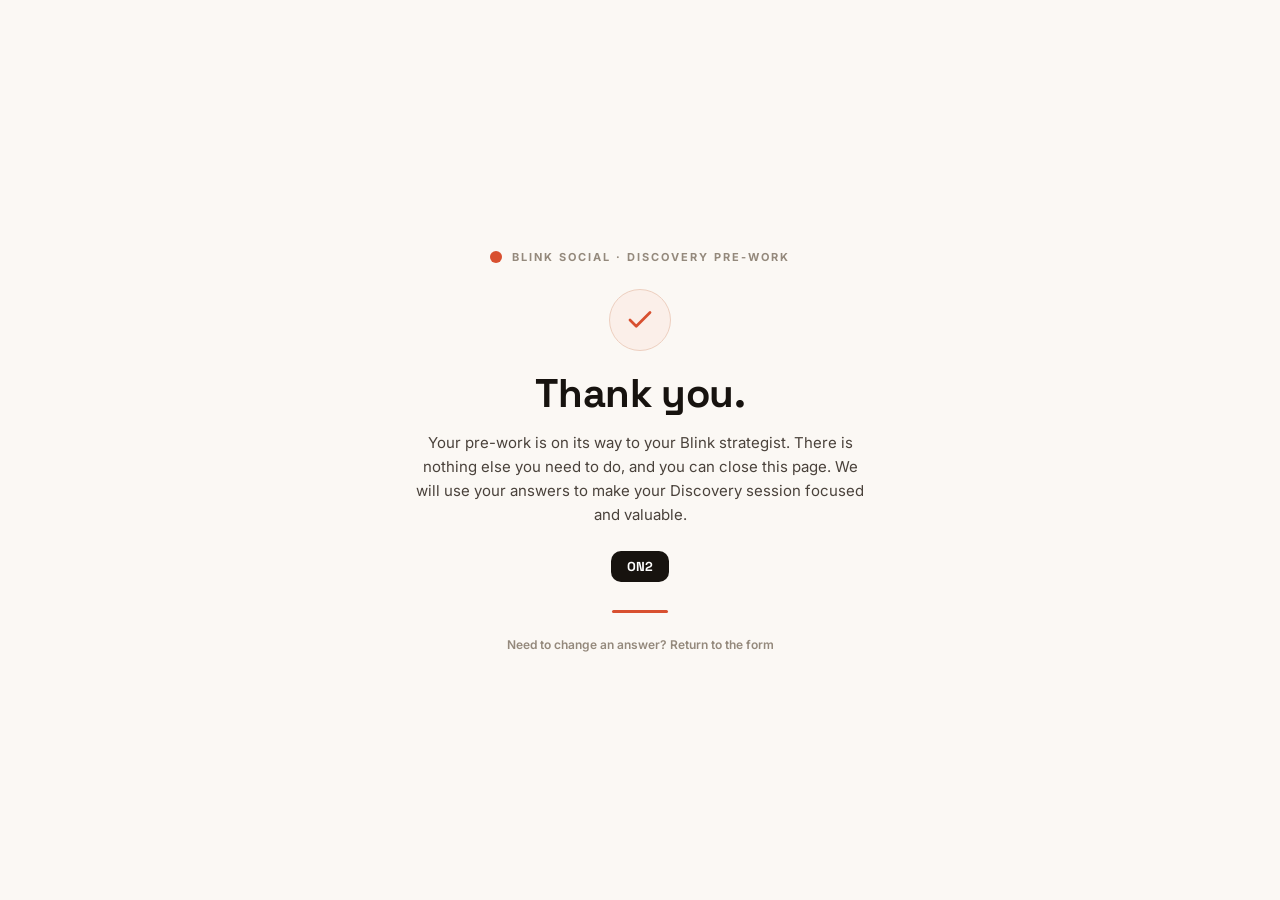
<file: on2/submitted/index.html>
<!DOCTYPE html>
<html lang="en">
<head>
<meta charset="utf-8">
<meta name="viewport" content="width=device-width, initial-scale=1">
<title>ON2 — Discovery Pre-Work</title>
<link rel="preconnect" href="https://fonts.googleapis.com">
<link rel="preconnect" href="https://fonts.gstatic.com" crossorigin>
<link rel="stylesheet" href="https://fonts.googleapis.com/css2?family=Inter:wght@400;500;600;700&family=Space+Grotesk:wght@400;500;700&display=swap">
<style>
  * { box-sizing:border-box; -webkit-print-color-adjust:exact; print-color-adjust:exact; }
  body { margin:0; min-height:100vh; display:flex; align-items:center; justify-content:center;
    background:#FBF8F4; color:#17130F; font-family:'Inter',sans-serif; padding:32px; }
  .card { max-width:520px; text-align:center; }
  .kicker { display:inline-flex; align-items:center; gap:10px; font:700 11px/1 'Inter',sans-serif;
    letter-spacing:.18em; text-transform:uppercase; color:#94897C; margin-bottom:26px; }
  .dot { width:12px; height:12px; border-radius:50%; background:#D85030; }
  .check { width:62px; height:62px; border-radius:50%; background:#FBEFE9; border:1px solid #EDCFBF;
    display:flex; align-items:center; justify-content:center; margin:0 auto 22px; }
  .check svg { width:30px; height:30px; stroke:#D85030; }
  h1 { font:700 40px/1.05 'Space Grotesk',sans-serif; letter-spacing:-0.015em; margin:0 0 16px; }
  p { font:400 15px/1.6 'Inter',sans-serif; color:#4A423B; margin:0 auto; max-width:450px; }
  .client { display:inline-block; margin-top:24px; background:#17130F; color:#fff; border-radius:10px;
    padding:9px 16px; font:700 13px/1 'Space Grotesk',sans-serif; }
  .rule { width:56px; height:3px; background:#D85030; border-radius:2px; margin:28px auto 0; }
  .back { display:inline-block; margin-top:26px; font:600 12px/1 'Inter',sans-serif;
    color:#94897C; text-decoration:none; }
  .back:hover { color:#17130F; }
</style>
</head>
<body>
  <div class="card">
    <div class="kicker"><span class="dot"></span>Blink Social · Discovery Pre-Work</div>
    <div class="check"><svg viewBox="0 0 24 24" fill="none" stroke-width="2.2" stroke-linecap="round" stroke-linejoin="round"><path d="M20 6 9 17l-5-5"/></svg></div>
    <h1>Thank you.</h1>
    <p>Your pre-work is on its way to your Blink strategist. There is nothing else you need to do, and you can close this page. We will use your answers to make your Discovery session focused and valuable.</p>
    <div class="client">ON2</div>
    <div class="rule"></div>
    <a class="back" href="../">Need to change an answer? Return to the form</a>
  </div>
</body>
</html>
</file>
